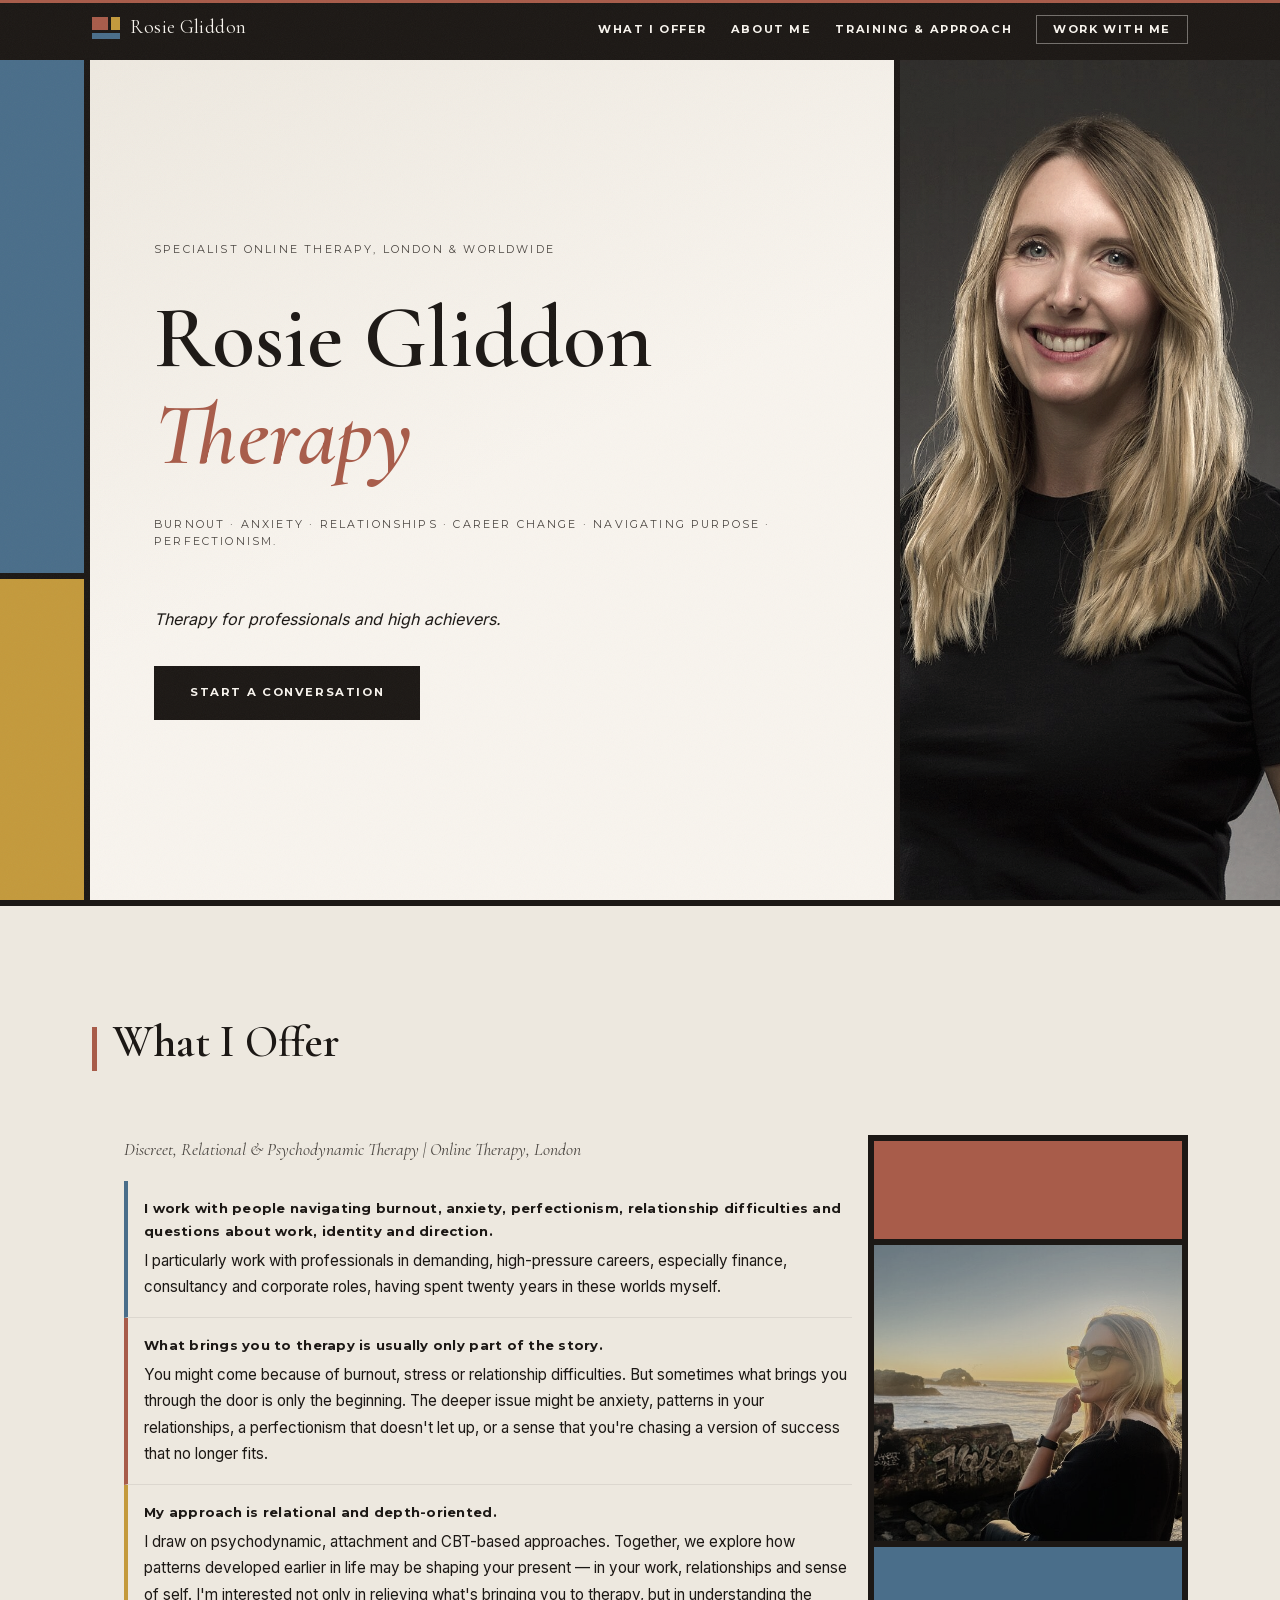
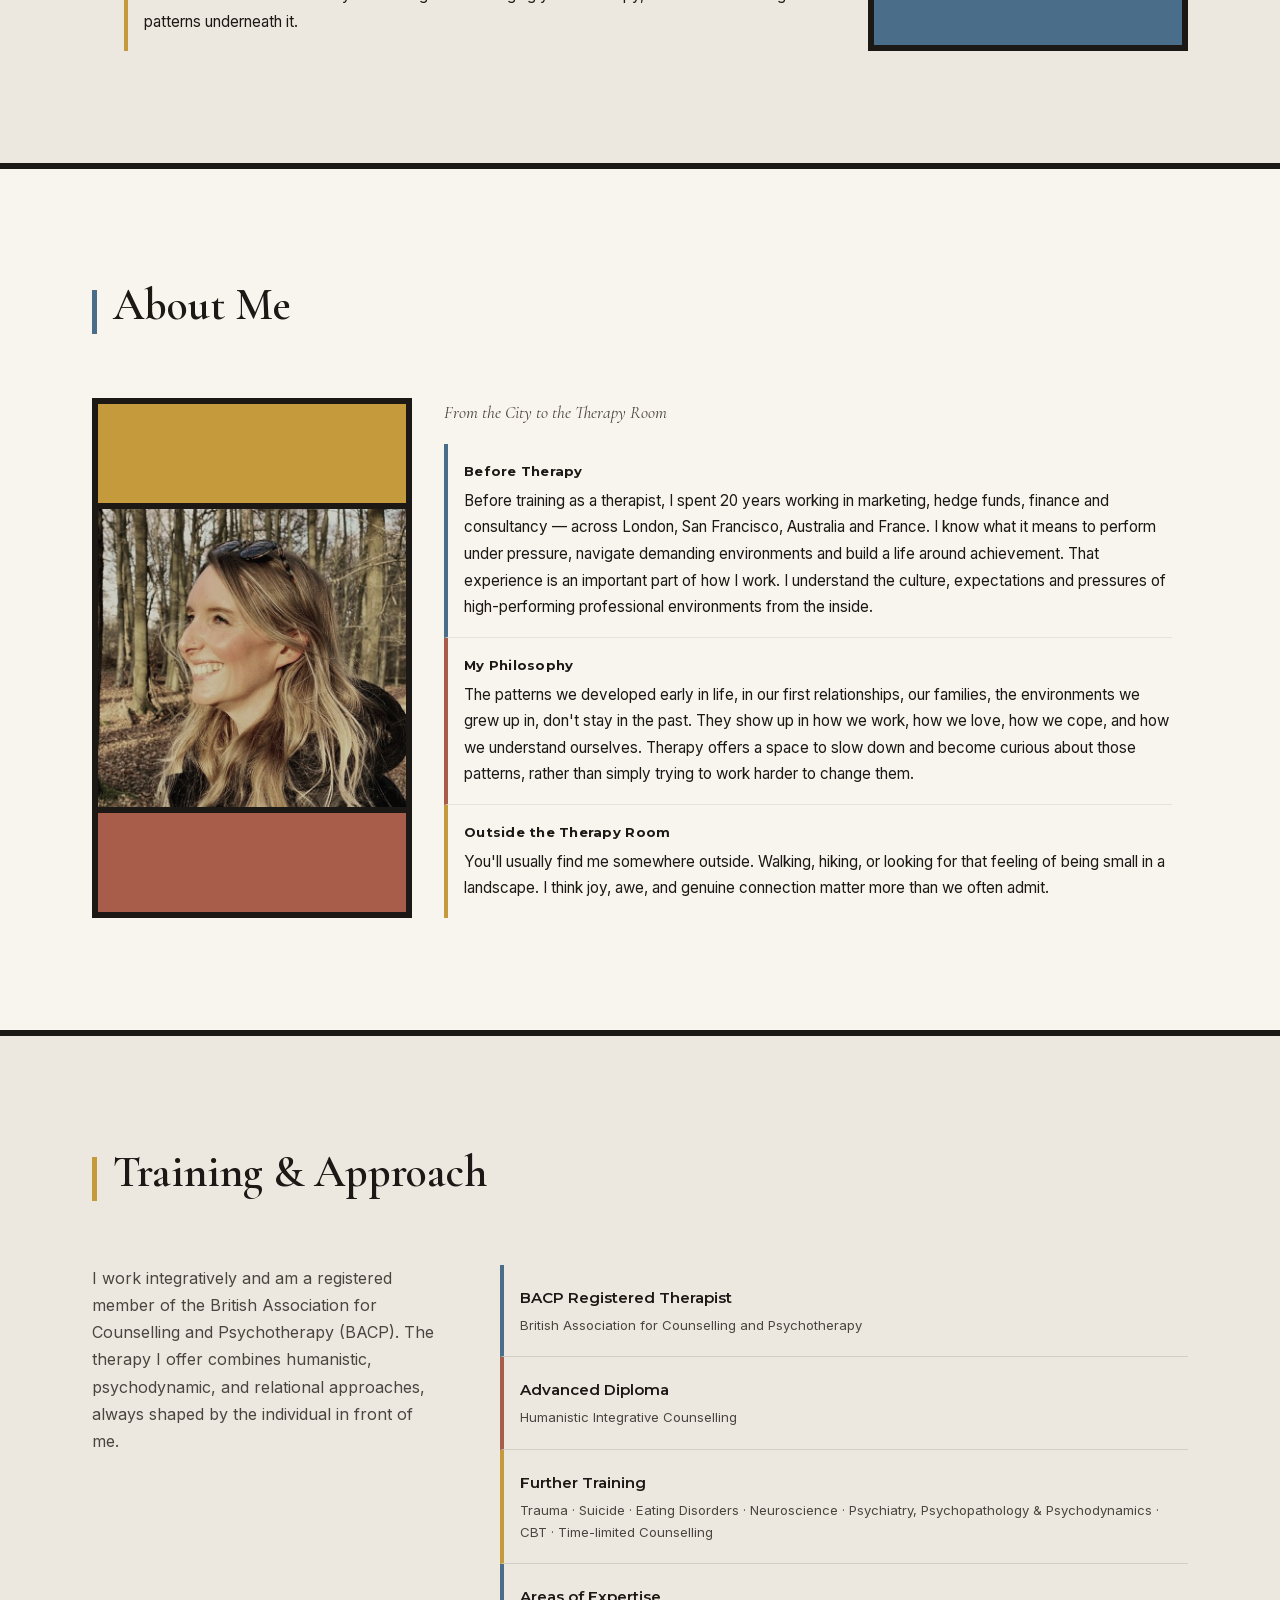
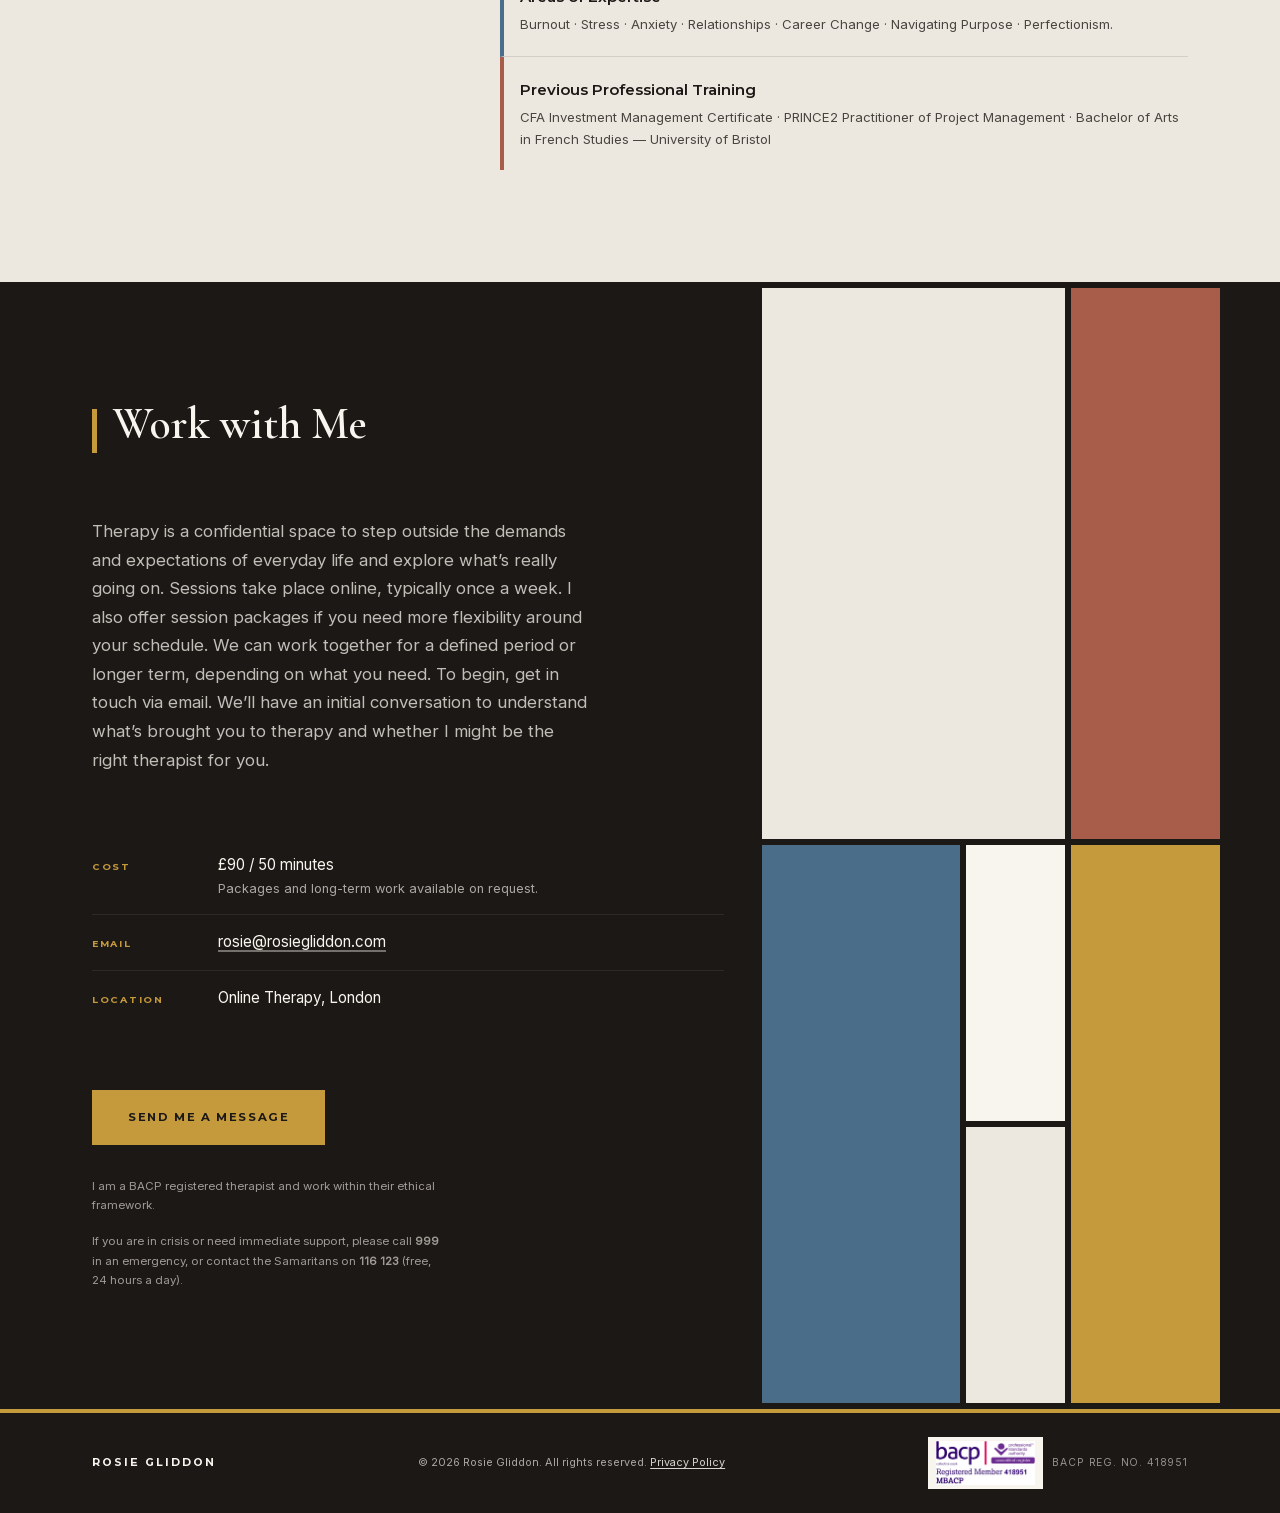
<file: index.html>
<!DOCTYPE html>
<html lang="en">
<head>
  <meta charset="UTF-8">
  <meta name="viewport" content="width=device-width, initial-scale=1.0">
  <meta name="description" content="Therapy for high-achieving professionals in finance and corporate roles dealing with burnout and anxiety. BACP registered psychotherapist who worked in hedge funds and consultancy before training. Online, London and UK.">
  <meta name="theme-color" content="#1C1815">
  <title>Burnout & Anxiety Therapy for High Achievers in Finance & Corporate | London</title>

  <meta property="og:title" content="Burnout & Anxiety Therapy for High Achievers in Finance & Corporate | London">
  <meta property="og:description" content="Therapy for high-achieving professionals in finance and corporate roles dealing with burnout and anxiety. Online, London and UK.">
  <meta property="og:type" content="website">
  <meta property="og:url" content="https://rosiegliddon.com/">
  <meta property="og:site_name" content="Rosie Gliddon">
  <meta property="og:locale" content="en_GB">
  <meta property="og:image" content="https://rosiegliddon.com/assets/og-image.jpg">
  <meta property="og:image:width" content="1200">
  <meta property="og:image:height" content="630">
  <meta property="og:image:alt" content="Rosie Gliddon, BACP registered psychotherapist offering online therapy for professionals">
  <meta name="twitter:card" content="summary_large_image">
  <meta name="twitter:title" content="Burnout & Anxiety Therapy for High Achievers in Finance & Corporate | London">
  <meta name="twitter:description" content="Therapy for high-achieving professionals in finance and corporate roles dealing with burnout and anxiety. Online, London and UK.">
  <meta name="twitter:image" content="https://rosiegliddon.com/assets/og-image.jpg">
  <link rel="canonical" href="https://rosiegliddon.com/">

  <link rel="preload" as="image" href="assets/rosie3.jpg">
  <link rel="preload" as="font" type="font/woff2" crossorigin href="fonts/co3bmX5slCNuHLi8bLeY9MK7whWMhyjYqXtKky2F7g.woff2">
  <link rel="preload" as="font" type="font/woff2" crossorigin href="fonts/co3ZmX5slCNuHLi8bLeY9MK7whWMhyjYrEtImSqn7B6D.woff2">
  <link rel="preload" as="font" type="font/woff2" crossorigin href="fonts/JTUSjIg1_i6t8kCHKm459WlhyyTh89Y.woff2">
  <link rel="preload" as="font" type="font/woff2" crossorigin href="fonts/UcCO3FwrK3iLTeHuS_nVMrMxCp50SjIw2boKoduKmMEVuLyfAZ9hiJ-Ek-_EeA.woff2">
  <link rel="icon" type="image/svg+xml" href="favicon.svg">
  <link rel="apple-touch-icon" href="apple-touch-icon.png">
  <link rel="stylesheet" href="css/style.css">
    <style>
    .hero-burnout-list {
      display: block;
      margin: 0 0 1.5rem;
      font-family: var(--font-display);
      font-size: 0.68rem;
      font-weight: 400;
      letter-spacing: 0.2em;
      line-height: 1.6;
      text-transform: uppercase;
      color: var(--grey-dark);
      max-width: none;
    }
  </style>

     <script type="application/ld+json">
  {
    "@context": "https://schema.org",
    "@graph": [
      {
        "@type": "WebSite",
        "@id": "https://rosiegliddon.com/#website",
        "url": "https://rosiegliddon.com",
        "name": "Rosie Gliddon",
        "publisher": { "@id": "https://rosiegliddon.com/#business" }
      },
      {
        "@type": "Person",
        "@id": "https://rosiegliddon.com/#rosie",
        "name": "Rosie Gliddon",
        "jobTitle": "Psychotherapist",
        "description": "BACP registered psychotherapist who worked in hedge funds, finance and consultancy before training. Works with high-achieving professionals in finance and corporate roles dealing with burnout, anxiety and perfectionism.",
        "url": "https://rosiegliddon.com",
        "email": "rosie@rosiegliddon.com",
        "image": "https://rosiegliddon.com/assets/rosie3.jpg",
        "memberOf": {
          "@type": "Organization",
          "name": "British Association for Counselling and Psychotherapy",
          "url": "https://www.bacp.co.uk"
        },
        "sameAs": [
          "https://www.psychologytoday.com/profile/1796215",
          "https://mindaporter.com/therapists/rosie-gliddon",
          "https://www.linkedin.com/in/rosie-gliddon-10819059"
        ]
      },
      {
        "@type": ["ProfessionalService", "MedicalBusiness"],
        "@id": "https://rosiegliddon.com/#business",
        "name": "Rosie Gliddon",
        "description": "Therapy for high-achieving professionals in finance and corporate roles dealing with burnout and anxiety. Relational and psychodynamic therapy online, London and UK.",
        "url": "https://rosiegliddon.com",
        "email": "rosie@rosiegliddon.com",
        "image": "https://rosiegliddon.com/assets/rosie3.jpg",
        "priceRange": "£90",
        "identifier": {
          "@type": "PropertyValue",
          "propertyID": "BACP Registration Number",
          "value": "418951"
        },
        "address": {
          "@type": "PostalAddress",
          "addressLocality": "London",
          "addressCountry": "GB"
        },
        "areaServed": [
          { "@type": "City", "name": "London" },
          { "@type": "Country", "name": "United Kingdom" },
          { "@type": "Place", "name": "Worldwide" }
        ],
        "founder": { "@id": "https://rosiegliddon.com/#rosie" },
        "sameAs": [
          "https://share.google/XXWXW1Gs3B4Iwsn88"
        ],
        "knowsAbout": [
          "Burnout", "Anxiety", "Work stress", "Perfectionism",
          "Imposter syndrome", "Career change", "Depression", "Attachment",
          "Psychodynamic therapy", "Relational therapy", "Online therapy",
          "Therapy for finance professionals"
        ],
        "hasOfferCatalog": {
          "@type": "OfferCatalog",
          "name": "Therapy services",
          "itemListElement": [
            {
              "@type": "Offer",
              "itemOffered": {
                "@type": "Service",
                "name": "Online psychotherapy session",
                "description": "50-minute relational and psychodynamic therapy session via video call"
              },
              "price": "90",
              "priceCurrency": "GBP"
            }
          ]
        }
      }
    ]
  }
  </script>
</head>
<body>
  <div class="page-frame">

  <!-- Skip to main content — assistive technology / keyboard users -->
  <a href="#main-content" class="skip-link">Skip to main content</a>

  <!-- ========== HEADER ========== -->
  <header class="site-header" role="banner">
    <div class="header-inner">

      <a href="#hero" class="site-logo" aria-label="Rosie Gliddon — return to homepage">
        <span class="logo-mark" aria-hidden="true">
          <svg width="28" height="22" viewBox="0 0 28 22" xmlns="http://www.w3.org/2000/svg" focusable="false">
            <!-- Large block top-left — accent/brick -->
            <rect x="0" y="0" width="16" height="13" fill="#A85C4A"/>
            <!-- Small block top-right — yellow -->
            <rect x="19" y="0" width="9" height="13" fill="#C49A3C"/>
            <!-- Wide block bottom — blue, full width -->
            <rect x="0" y="16" width="28" height="6" fill="#4A6E8A"/>
          </svg>
        </span>
        <span class="logo-text">Rosie Gliddon</span>
      </a>

      <nav class="site-nav" aria-label="Main navigation">
        <button
          class="nav-toggle"
          aria-expanded="false"
          aria-controls="nav-menu"
          aria-label="Open navigation menu"
        >
          <span class="nav-toggle-bar" aria-hidden="true"></span>
          <span class="nav-toggle-bar" aria-hidden="true"></span>
          <span class="nav-toggle-bar" aria-hidden="true"></span>
        </button>

        <ul id="nav-menu" class="nav-menu" role="list">
          <li><a href="#what-i-offer" class="nav-link">What I Offer</a></li>
          <li><a href="#about" class="nav-link">About Me</a></li>
          <li><a href="#qualifications" class="nav-link">Training &amp; Approach</a></li>
          <li><a href="#contact" class="nav-link nav-link--cta">Work with Me</a></li>
        </ul>
      </nav>

      <div class="nav-backdrop" id="nav-backdrop" aria-hidden="true"></div>

    </div>
  </header>

  <!-- ========== MAIN ========== -->
  <main id="main-content">

    <!-- HERO -->
    <section class="hero" id="hero" aria-labelledby="hero-heading">
      <div class="hero-layout">

        <div class="hero-accent-col" aria-hidden="true">
          <div class="accent-block accent-block--blue"></div>
          <div class="accent-block accent-block--yellow"></div>
        </div>

        <div class="hero-content">
          <p class="hero-eyebrow">Specialist Online Therapy, London &amp; Worldwide</p>
         <h1 class="hero-headline" id="hero-heading">Rosie Gliddon <em>Therapy</em>
          <span class="visually-hidden"> for burnout and anxiety in finance and corporate careers</span></h1>
          <p class="hero-burnout-list">Burnout &middot; Anxiety &middot; Relationships &middot; Career Change &middot; Navigating Purpose &middot; Perfectionism.</p>

          <p class="hero-italic-copy"><em>Therapy for professionals and high achievers. </em></p>

          
          

          
          <a href="#contact" class="btn btn--primary">Start a Conversation</a>
        </div>

        <figure class="hero-image-wrap">
          <img
            src="assets/rosie3.jpg"
            alt="Rosie Gliddon, BACP registered psychotherapist offering online therapy for professionals in London"
            class="hero-photo"
            width="1400"
            height="1400"
            fetchpriority="high"
          >
        </figure>

      </div>
    </section>


    <!-- WHAT I OFFER -->
    <section class="section section--offer" id="what-i-offer" aria-labelledby="offer-heading">
      <div class="section-inner">

        <header class="section-header">
          <div class="section-accent section-accent--accent" aria-hidden="true"></div>
          <h2 class="section-title" id="offer-heading">What I Offer</h2>
        </header>

        <div class="offer-layout">
          <div class="offer-body">
            <p class="section-subheading">Discreet, Relational &amp; Psychodynamic Therapy | Online Therapy, London</p>

            <ul class="offer-list" role="list">
              <li class="offer-item">
                <strong class="offer-item-lead">I work with people navigating burnout, anxiety, perfectionism, relationship difficulties and questions about work, identity and direction.</strong>
                I particularly work with professionals in demanding, high-pressure careers, especially finance, consultancy and corporate roles, having spent twenty years in these worlds myself.
              </li>
              <li class="offer-item">
                <strong class="offer-item-lead">What brings you to therapy is usually only part of the story.</strong>
                You might come because of burnout, stress or relationship difficulties. But sometimes what brings you through the door is only the beginning. The deeper issue might be anxiety, patterns in your relationships, a perfectionism that doesn't let up, or a sense that you're chasing a version of success that no longer fits.
              </li>
              <li class="offer-item">
                <strong class="offer-item-lead">My approach is relational and depth-oriented.</strong>
                I draw on psychodynamic, attachment and CBT-based approaches. Together, we explore how patterns developed earlier in life may be shaping your present — in your work, relationships and sense of self. I'm interested not only in relieving what's bringing you to therapy, but in understanding the patterns underneath it.
              </li>
            </ul>
          </div>

          <div class="offer-accent-col" aria-hidden="true">
            <div class="offer-accent-block offer-accent-block--accent"></div>
            <figure class="offer-accent-block offer-accent-block--image">
              <img
                src="assets/rosie2.jpg"
                alt=""
                class="offer-accent-photo"
                loading="lazy"
                decoding="async"
                width="600"
                height="800"
              >
            </figure>
            <div class="offer-accent-block offer-accent-block--blue"></div>
          </div>
        </div>

      </div>
    </section>


    <!-- ABOUT ME -->
    <section class="section section--about" id="about" aria-labelledby="about-heading">
      <div class="section-inner">

        <header class="section-header">
          <div class="section-accent section-accent--blue" aria-hidden="true"></div>
          <h2 class="section-title" id="about-heading">About Me</h2>
        </header>

        <div class="about-layout">
          <div class="about-body">
            <p class="section-subheading">From the City to the Therapy Room</p>
            <ul class="about-list" role="list">
              <li class="about-item">
                <strong class="about-item-lead">Before Therapy</strong>
                Before training as a therapist, I spent 20 years working in marketing, hedge funds, finance and consultancy — across London, San Francisco, Australia and France. I know what it means to perform under pressure, navigate demanding environments and build a life around achievement. That experience is an important part of how I work. I understand the culture, expectations and pressures of high-performing professional environments from the inside.
              </li>
              <li class="about-item">
                <strong class="about-item-lead">My Philosophy</strong>
                The patterns we developed early in life, in our first relationships, our families, the environments we grew up in, don't stay in the past. They show up in how we work, how we love, how we cope, and how we understand ourselves. Therapy offers a space to slow down and become curious about those patterns, rather than simply trying to work harder to change them.
              </li>
              <li class="about-item">
                <strong class="about-item-lead">Outside the Therapy Room</strong>
                You'll usually find me somewhere outside. Walking, hiking, or looking for that feeling of being small in a landscape. I think joy, awe, and genuine connection matter more than we often admit.
              </li>
            </ul>
          </div>

          <div class="about-accent-col" aria-hidden="true">
            <div class="about-accent-block about-accent-block--yellow"></div>
            <figure class="about-accent-block about-accent-block--image">
              <img
                src="assets/rosie1.jpg"
                alt=""
                class="about-accent-photo"
                loading="lazy"
                decoding="async"
                width="640"
                height="800"
              >
            </figure>
            <div class="about-accent-block about-accent-block--accent"></div>
          </div>
        </div>

      </div>
    </section>


    <!-- QUALIFICATIONS & TRAINING -->
    <section class="section section--qualifications" id="qualifications" aria-labelledby="qual-heading">
      <div class="section-inner">

        <header class="section-header">
          <div class="section-accent section-accent--yellow" aria-hidden="true"></div>
          <h2 class="section-title" id="qual-heading">Training &amp; Approach</h2>
        </header>

        <div class="qual-grid">
          <div class="qual-intro">
            <p>I work integratively and am a registered member of the British Association for Counselling and Psychotherapy (BACP). The therapy I offer combines humanistic, psychodynamic, and relational approaches, always shaped by the individual in front of me.</p>
          </div>

          <ol class="credential-list" aria-label="Qualifications and training">

            <li class="credential-card">
              <div class="credential-body">
                <h3>BACP Registered Therapist</h3>
                <p>British Association for Counselling and Psychotherapy</p>
              </div>
            </li>

            <li class="credential-card">
              <div class="credential-body">
                <h3>Advanced Diploma</h3>
                <p>Humanistic Integrative Counselling</p>
              </div>
            </li>

            <li class="credential-card">
              <div class="credential-body">
                <h3>Further Training</h3>
                <p>Trauma &middot; Suicide &middot; Eating Disorders &middot; Neuroscience &middot; Psychiatry, Psychopathology &amp; Psychodynamics &middot; CBT &middot; Time-limited Counselling</p>
              </div>
            </li>

            <li class="credential-card">
              <div class="credential-body">
                <h3>Areas of Expertise</h3>
                <p>Burnout &middot; Stress &middot; Anxiety &middot; Relationships &middot; Career Change &middot; Navigating Purpose &middot; Perfectionism.</p>
              </div>
            </li>

            <li class="credential-card">
              <div class="credential-body">
                <h3>Previous Professional Training</h3>
                <p>CFA Investment Management Certificate &middot; PRINCE2 Practitioner of Project Management &middot; Bachelor of Arts in French Studies — University of Bristol</p>
              </div>
            </li>

          </ol>
        </div>

      </div>
    </section>



    <!-- GET IN TOUCH -->
    <section class="section section--contact" id="contact" aria-labelledby="contact-heading">
      <div class="contact-layout">

        <div class="contact-content">
          <header class="section-header">
            <div class="section-accent section-accent--yellow" aria-hidden="true"></div>
            <h2 class="section-title" id="contact-heading">Work with Me</h2>
          </header>

          <p class="contact-intro">
Therapy is a confidential space to step outside the demands and expectations of everyday life and explore what’s really going on. Sessions take place online, typically once a week. I also offer session packages if you need more flexibility around your schedule. We can work together for a defined period or longer term, depending on what you need. To begin, get in touch via email. We’ll have an initial conversation to understand what’s brought you to therapy and whether I might be the right therapist for you.
          </p>

          <address aria-label="Contact information">
            <dl class="contact-details">

              <div class="contact-item">
                <dt>Cost</dt>
                <dd>
                  £90 / 50 minutes
                  <br><small>Packages and long-term work available on request.</small>
                </dd>
              </div>

              <div class="contact-item">
                <dt>Email</dt>
                <dd><a href="mailto:rosie@rosiegliddon.com">rosie@rosiegliddon.com</a></dd>
              </div>

              <div class="contact-item">
                <dt>Location</dt>
                <dd>Online Therapy, London</dd>
              </div>

            </dl>
          </address>

          <a href="mailto:rosie@rosiegliddon.com?subject=Therapy%20Enquiry" class="btn btn--cta-email">Send me a message</a>

          <p class="contact-ethics">I am a BACP registered therapist and work within their ethical framework.</p>

          <p class="contact-crisis">If you are in crisis or need immediate support, please call <strong>999</strong> in an emergency, or contact the Samaritans on <strong>116 123</strong> (free, 24 hours a day).</p>
        </div>

        <!-- Decorative Mondrian panel — hidden from assistive technology -->
        <div class="contact-mondrian-wrap" aria-hidden="true">
          <div class="contact-mondrian">
            <div class="cm-a"></div>
            <div class="cm-b"></div>
            <div class="cm-c"></div>
            <div class="cm-d"></div>
            <div class="cm-e"></div>
            <div class="cm-f"></div>
          </div>
        </div>

      </div>
    </section>

  </main>

  <!-- ========== FOOTER ========== -->
  <footer class="site-footer" role="contentinfo">
    <div class="footer-inner">
      <p class="footer-name">Rosie Gliddon</p>
      <p class="footer-note">&copy; <span id="year"></span> Rosie Gliddon. All rights reserved. <a href="privacy" class="footer-link">Privacy Policy</a></p>
      <div class="footer-bacp">
        <span class="footer-bacp-wrap">
          <img
            src="assets/BACP%20Logo%20-%20418951.png"
            alt="BACP Registered Member 418951 MBACP — Professional Standards Authority Accredited Register"
            class="footer-bacp-logo"
          >
        </span>
        <span class="footer-reg">BACP Reg. No. 418951</span>
      </div>
    </div>
  </footer>

  <script src="js/main.js"></script>
  </div><!-- /.page-frame -->
</body>
</html>
</file>
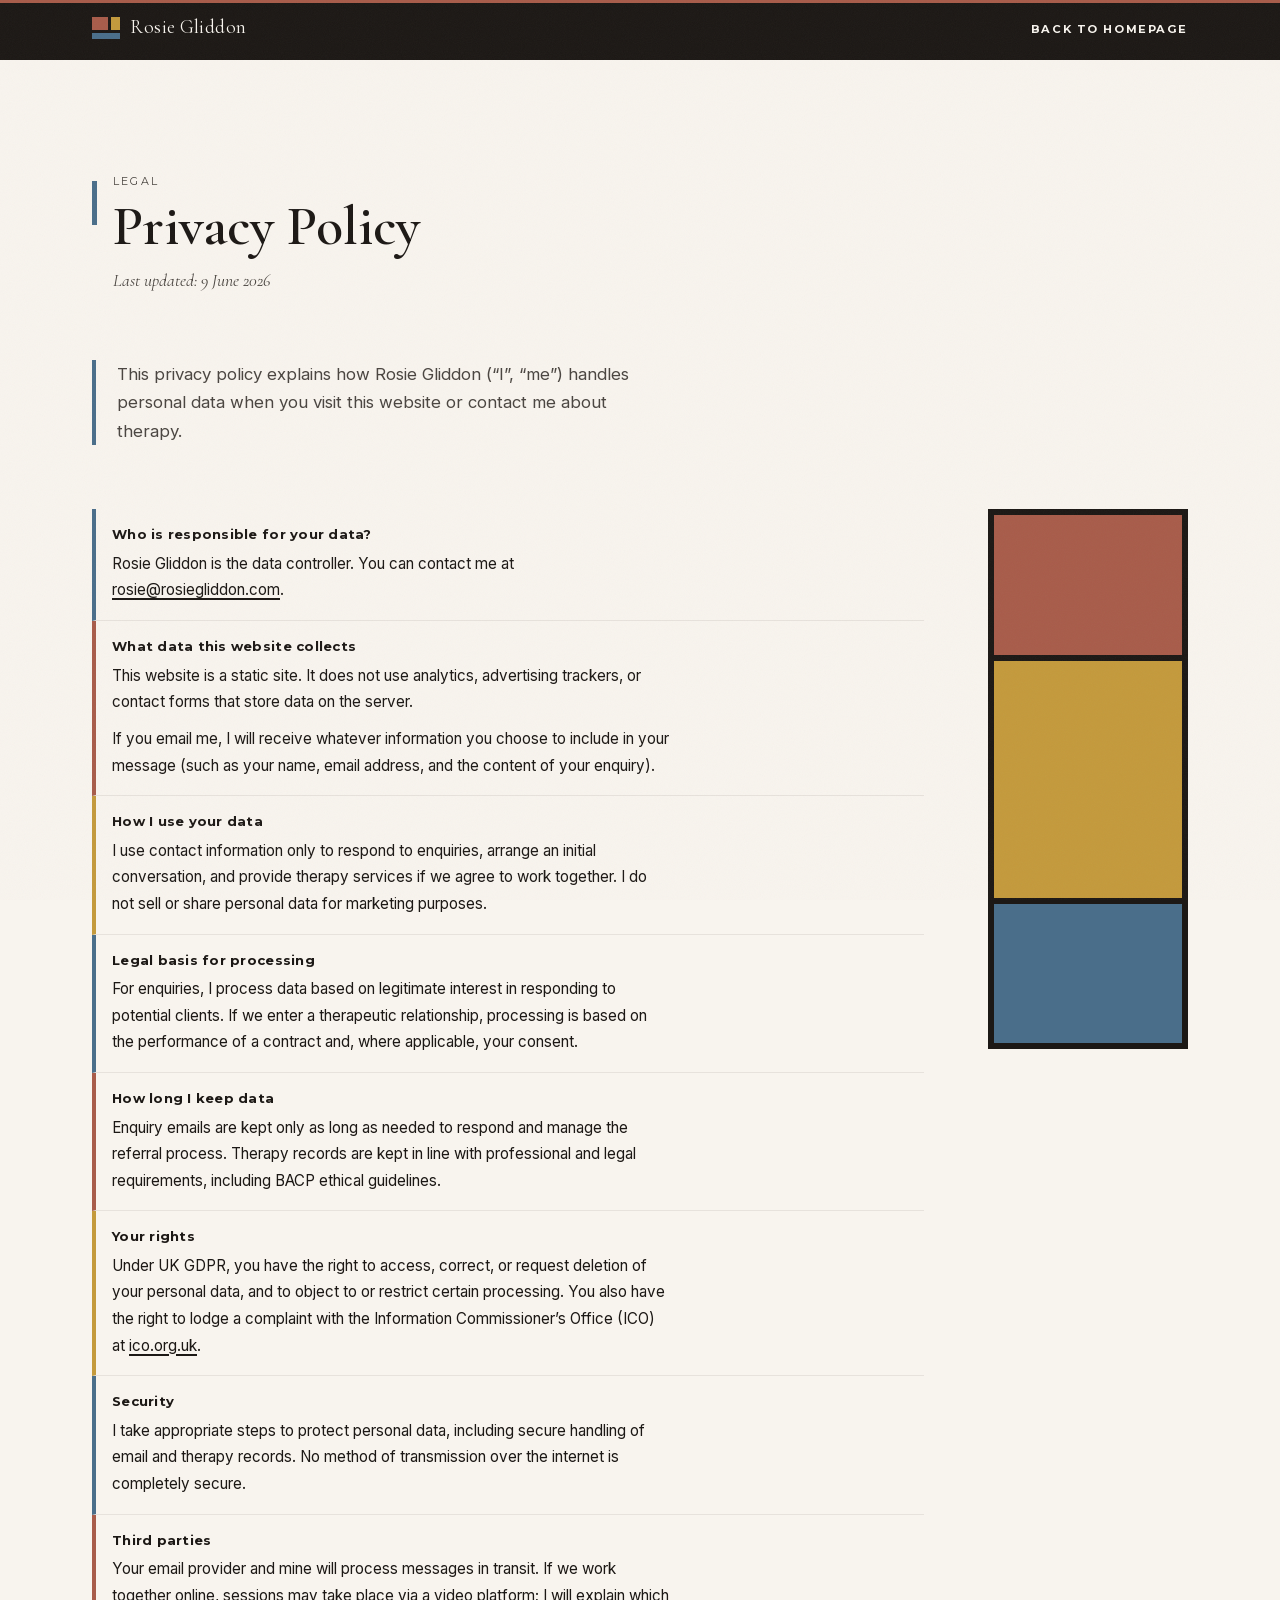
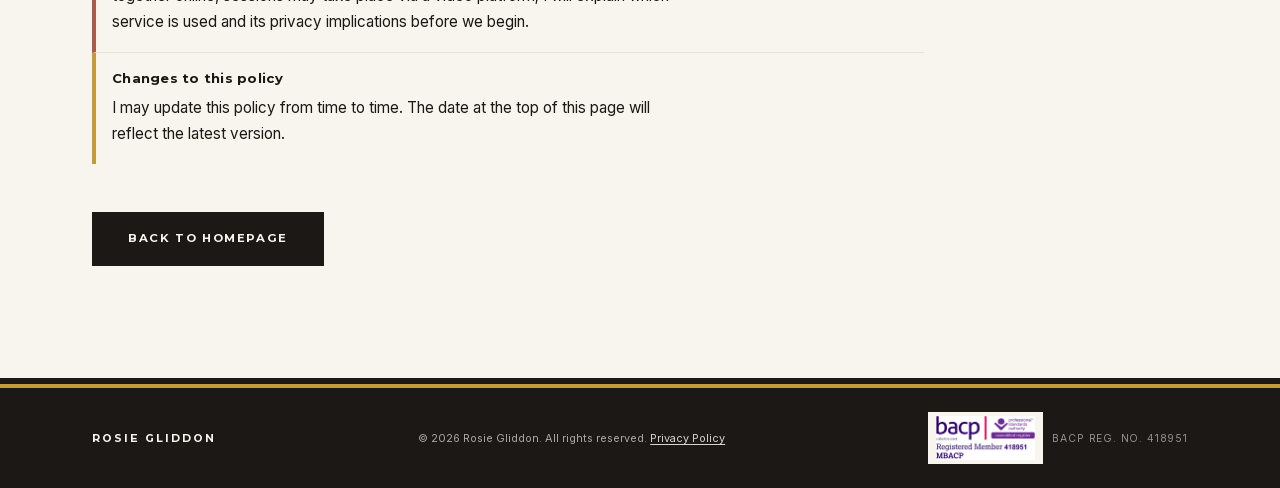
<file: privacy.html>
<!DOCTYPE html>
<html lang="en">
<head>
  <meta charset="UTF-8">
  <meta name="viewport" content="width=device-width, initial-scale=1.0">
  <meta name="description" content="Privacy policy for Rosie Gliddon — how personal data is collected, used, and protected.">
  <meta name="theme-color" content="#1C1815">
  <title>Privacy Policy | Rosie Gliddon</title>

  <meta property="og:title" content="Privacy Policy | Rosie Gliddon">
  <meta property="og:description" content="Privacy policy for Rosie Gliddon — how personal data is collected, used, and protected.">
  <meta property="og:type" content="website">
  <meta property="og:url" content="https://rosiegliddon.com/privacy">
  <meta property="og:site_name" content="Rosie Gliddon">
  <meta property="og:locale" content="en_GB">
  <meta property="og:image" content="https://rosiegliddon.com/assets/og-image.jpg">
  <meta property="og:image:width" content="1200">
  <meta property="og:image:height" content="630">
  <meta property="og:image:alt" content="Rosie Gliddon, BACP registered psychotherapist offering online therapy for professionals">
  <meta name="twitter:card" content="summary_large_image">
  <meta name="twitter:title" content="Privacy Policy | Rosie Gliddon">
  <meta name="twitter:description" content="Privacy policy for Rosie Gliddon — how personal data is collected, used, and protected.">
  <meta name="twitter:image" content="https://rosiegliddon.com/assets/og-image.jpg">

  <link rel="canonical" href="https://rosiegliddon.com/privacy">
  <link rel="icon" type="image/svg+xml" href="favicon.svg">
  <link rel="apple-touch-icon" href="apple-touch-icon.png">
  <link rel="stylesheet" href="css/style.css">
</head>
<body>
  <div class="page-frame">

  <a href="#main-content" class="skip-link">Skip to main content</a>

  <header class="site-header" role="banner">
    <div class="header-inner">
      <a href="index.html" class="site-logo" aria-label="Rosie Gliddon — return to homepage">
        <span class="logo-mark" aria-hidden="true">
          <svg width="28" height="22" viewBox="0 0 28 22" xmlns="http://www.w3.org/2000/svg" focusable="false">
            <rect x="0" y="0" width="16" height="13" fill="#A85C4A"/>
            <rect x="19" y="0" width="9" height="13" fill="#C49A3C"/>
            <rect x="0" y="16" width="28" height="6" fill="#4A6E8A"/>
          </svg>
        </span>
        <span class="logo-text">Rosie Gliddon</span>
      </a>

      <nav class="site-nav" aria-label="Main navigation">
        <ul class="nav-menu nav-menu--static" role="list">
          <li><a href="index.html" class="nav-link">Back to homepage</a></li>
        </ul>
      </nav>
    </div>
  </header>

  <main id="main-content">

    <section class="section section--legal" aria-labelledby="legal-heading">
      <div class="section-inner">
        <header class="section-header">
          <div class="section-accent section-accent--blue" aria-hidden="true"></div>
          <div class="legal-intro-header">
            <p class="hero-eyebrow">Legal</p>
            <h1 class="section-title" id="legal-heading">Privacy Policy</h1>
            <p class="section-subheading legal-updated">Last updated: 9 June 2026</p>
          </div>
        </header>

        <p class="legal-intro">This privacy policy explains how Rosie Gliddon (&ldquo;I&rdquo;, &ldquo;me&rdquo;) handles personal data when you visit this website or contact me about therapy.</p>

        <div class="legal-layout">
          <div class="legal-body">
            <ol class="legal-list" role="list">

              <li class="legal-item">
                <h2 class="legal-item-title">Who is responsible for your data?</h2>
                <p>Rosie Gliddon is the data controller. You can contact me at <a href="mailto:rosie@rosiegliddon.com">rosie@rosiegliddon.com</a>.</p>
              </li>

              <li class="legal-item">
                <h2 class="legal-item-title">What data this website collects</h2>
                <p>This website is a static site. It does not use analytics, advertising trackers, or contact forms that store data on the server.</p>
                <p>If you email me, I will receive whatever information you choose to include in your message (such as your name, email address, and the content of your enquiry).</p>
              </li>

              <li class="legal-item">
                <h2 class="legal-item-title">How I use your data</h2>
                <p>I use contact information only to respond to enquiries, arrange an initial conversation, and provide therapy services if we agree to work together. I do not sell or share personal data for marketing purposes.</p>
              </li>

              <li class="legal-item">
                <h2 class="legal-item-title">Legal basis for processing</h2>
                <p>For enquiries, I process data based on legitimate interest in responding to potential clients. If we enter a therapeutic relationship, processing is based on the performance of a contract and, where applicable, your consent.</p>
              </li>

              <li class="legal-item">
                <h2 class="legal-item-title">How long I keep data</h2>
                <p>Enquiry emails are kept only as long as needed to respond and manage the referral process. Therapy records are kept in line with professional and legal requirements, including BACP ethical guidelines.</p>
              </li>

              <li class="legal-item">
                <h2 class="legal-item-title">Your rights</h2>
                <p>Under UK GDPR, you have the right to access, correct, or request deletion of your personal data, and to object to or restrict certain processing. You also have the right to lodge a complaint with the Information Commissioner&rsquo;s Office (ICO) at <a href="https://ico.org.uk" rel="noopener noreferrer">ico.org.uk</a>.</p>
              </li>

              <li class="legal-item">
                <h2 class="legal-item-title">Security</h2>
                <p>I take appropriate steps to protect personal data, including secure handling of email and therapy records. No method of transmission over the internet is completely secure.</p>
              </li>

              <li class="legal-item">
                <h2 class="legal-item-title">Third parties</h2>
                <p>Your email provider and mine will process messages in transit. If we work together online, sessions may take place via a video platform; I will explain which service is used and its privacy implications before we begin.</p>
              </li>

              <li class="legal-item">
                <h2 class="legal-item-title">Changes to this policy</h2>
                <p>I may update this policy from time to time. The date at the top of this page will reflect the latest version.</p>
              </li>

            </ol>

            <a href="index.html" class="btn btn--primary legal-back">Back to homepage</a>
          </div>

          <div class="legal-accent-col" aria-hidden="true">
            <div class="legal-accent-block legal-accent-block--accent"></div>
            <div class="legal-accent-block legal-accent-block--yellow"></div>
            <div class="legal-accent-block legal-accent-block--blue"></div>
          </div>
        </div>
      </div>
    </section>

  </main>

  <footer class="site-footer" role="contentinfo">
    <div class="footer-inner">
      <p class="footer-name">Rosie Gliddon</p>
      <p class="footer-note">&copy; <span id="year"></span> Rosie Gliddon. All rights reserved. <a href="privacy" class="footer-link">Privacy Policy</a></p>
      <div class="footer-bacp">
        <span class="footer-bacp-wrap">
          <img
            src="assets/BACP%20Logo%20-%20418951.png"
            alt="BACP Registered Member 418951 MBACP — Professional Standards Authority Accredited Register"
            class="footer-bacp-logo"
          >
        </span>
        <span class="footer-reg">BACP Reg. No. 418951</span>
      </div>
    </div>
  </footer>

  <script src="js/main.js"></script>
  </div>
</body>
</html>
</file>
<file: css/style.css>
/* =============================================================
   ROSIE GLIDDON THERAPY
   De Stijl / Mondrian — polish pass
   Mobile-first stylesheet
   ============================================================= */


/* --- Fonts (self-hosted) --- */
/* cyrillic-ext */
@font-face {
  font-family: 'Cormorant Garamond';
  font-style: italic;
  font-weight: 400;
  font-display: swap;
  src: url('../fonts/co3ZmX5slCNuHLi8bLeY9MK7whWMhyjYrEtFmSqn7B6DxjY.woff2') format('woff2');
  unicode-range: U+0460-052F, U+1C80-1C8A, U+20B4, U+2DE0-2DFF, U+A640-A69F, U+FE2E-FE2F;
}
/* cyrillic */
@font-face {
  font-family: 'Cormorant Garamond';
  font-style: italic;
  font-weight: 400;
  font-display: swap;
  src: url('../fonts/co3ZmX5slCNuHLi8bLeY9MK7whWMhyjYrEtMmSqn7B6DxjY.woff2') format('woff2');
  unicode-range: U+0301, U+0400-045F, U+0490-0491, U+04B0-04B1, U+2116;
}
/* vietnamese */
@font-face {
  font-family: 'Cormorant Garamond';
  font-style: italic;
  font-weight: 400;
  font-display: swap;
  src: url('../fonts/co3ZmX5slCNuHLi8bLeY9MK7whWMhyjYrEtHmSqn7B6DxjY.woff2') format('woff2');
  unicode-range: U+0102-0103, U+0110-0111, U+0128-0129, U+0168-0169, U+01A0-01A1, U+01AF-01B0, U+0300-0301, U+0303-0304, U+0308-0309, U+0323, U+0329, U+1EA0-1EF9, U+20AB;
}
/* latin-ext */
@font-face {
  font-family: 'Cormorant Garamond';
  font-style: italic;
  font-weight: 400;
  font-display: swap;
  src: url('../fonts/co3ZmX5slCNuHLi8bLeY9MK7whWMhyjYrEtGmSqn7B6DxjY.woff2') format('woff2');
  unicode-range: U+0100-02BA, U+02BD-02C5, U+02C7-02CC, U+02CE-02D7, U+02DD-02FF, U+0304, U+0308, U+0329, U+1D00-1DBF, U+1E00-1E9F, U+1EF2-1EFF, U+2020, U+20A0-20AB, U+20AD-20C0, U+2113, U+2C60-2C7F, U+A720-A7FF;
}
/* latin */
@font-face {
  font-family: 'Cormorant Garamond';
  font-style: italic;
  font-weight: 400;
  font-display: swap;
  src: url('../fonts/co3ZmX5slCNuHLi8bLeY9MK7whWMhyjYrEtImSqn7B6D.woff2') format('woff2');
  unicode-range: U+0000-00FF, U+0131, U+0152-0153, U+02BB-02BC, U+02C6, U+02DA, U+02DC, U+0304, U+0308, U+0329, U+2000-206F, U+20AC, U+2122, U+2191, U+2193, U+2212, U+2215, U+FEFF, U+FFFD;
}
/* cyrillic-ext */
@font-face {
  font-family: 'Cormorant Garamond';
  font-style: italic;
  font-weight: 600;
  font-display: swap;
  src: url('../fonts/co3ZmX5slCNuHLi8bLeY9MK7whWMhyjYrEtFmSqn7B6DxjY.woff2') format('woff2');
  unicode-range: U+0460-052F, U+1C80-1C8A, U+20B4, U+2DE0-2DFF, U+A640-A69F, U+FE2E-FE2F;
}
/* cyrillic */
@font-face {
  font-family: 'Cormorant Garamond';
  font-style: italic;
  font-weight: 600;
  font-display: swap;
  src: url('../fonts/co3ZmX5slCNuHLi8bLeY9MK7whWMhyjYrEtMmSqn7B6DxjY.woff2') format('woff2');
  unicode-range: U+0301, U+0400-045F, U+0490-0491, U+04B0-04B1, U+2116;
}
/* vietnamese */
@font-face {
  font-family: 'Cormorant Garamond';
  font-style: italic;
  font-weight: 600;
  font-display: swap;
  src: url('../fonts/co3ZmX5slCNuHLi8bLeY9MK7whWMhyjYrEtHmSqn7B6DxjY.woff2') format('woff2');
  unicode-range: U+0102-0103, U+0110-0111, U+0128-0129, U+0168-0169, U+01A0-01A1, U+01AF-01B0, U+0300-0301, U+0303-0304, U+0308-0309, U+0323, U+0329, U+1EA0-1EF9, U+20AB;
}
/* latin-ext */
@font-face {
  font-family: 'Cormorant Garamond';
  font-style: italic;
  font-weight: 600;
  font-display: swap;
  src: url('../fonts/co3ZmX5slCNuHLi8bLeY9MK7whWMhyjYrEtGmSqn7B6DxjY.woff2') format('woff2');
  unicode-range: U+0100-02BA, U+02BD-02C5, U+02C7-02CC, U+02CE-02D7, U+02DD-02FF, U+0304, U+0308, U+0329, U+1D00-1DBF, U+1E00-1E9F, U+1EF2-1EFF, U+2020, U+20A0-20AB, U+20AD-20C0, U+2113, U+2C60-2C7F, U+A720-A7FF;
}
/* latin */
@font-face {
  font-family: 'Cormorant Garamond';
  font-style: italic;
  font-weight: 600;
  font-display: swap;
  src: url('../fonts/co3ZmX5slCNuHLi8bLeY9MK7whWMhyjYrEtImSqn7B6D.woff2') format('woff2');
  unicode-range: U+0000-00FF, U+0131, U+0152-0153, U+02BB-02BC, U+02C6, U+02DA, U+02DC, U+0304, U+0308, U+0329, U+2000-206F, U+20AC, U+2122, U+2191, U+2193, U+2212, U+2215, U+FEFF, U+FFFD;
}
/* cyrillic-ext */
@font-face {
  font-family: 'Cormorant Garamond';
  font-style: normal;
  font-weight: 400;
  font-display: swap;
  src: url('../fonts/co3bmX5slCNuHLi8bLeY9MK7whWMhyjYpHtKky2F7i6C.woff2') format('woff2');
  unicode-range: U+0460-052F, U+1C80-1C8A, U+20B4, U+2DE0-2DFF, U+A640-A69F, U+FE2E-FE2F;
}
/* cyrillic */
@font-face {
  font-family: 'Cormorant Garamond';
  font-style: normal;
  font-weight: 400;
  font-display: swap;
  src: url('../fonts/co3bmX5slCNuHLi8bLeY9MK7whWMhyjYrXtKky2F7i6C.woff2') format('woff2');
  unicode-range: U+0301, U+0400-045F, U+0490-0491, U+04B0-04B1, U+2116;
}
/* vietnamese */
@font-face {
  font-family: 'Cormorant Garamond';
  font-style: normal;
  font-weight: 400;
  font-display: swap;
  src: url('../fonts/co3bmX5slCNuHLi8bLeY9MK7whWMhyjYpntKky2F7i6C.woff2') format('woff2');
  unicode-range: U+0102-0103, U+0110-0111, U+0128-0129, U+0168-0169, U+01A0-01A1, U+01AF-01B0, U+0300-0301, U+0303-0304, U+0308-0309, U+0323, U+0329, U+1EA0-1EF9, U+20AB;
}
/* latin-ext */
@font-face {
  font-family: 'Cormorant Garamond';
  font-style: normal;
  font-weight: 400;
  font-display: swap;
  src: url('../fonts/co3bmX5slCNuHLi8bLeY9MK7whWMhyjYp3tKky2F7i6C.woff2') format('woff2');
  unicode-range: U+0100-02BA, U+02BD-02C5, U+02C7-02CC, U+02CE-02D7, U+02DD-02FF, U+0304, U+0308, U+0329, U+1D00-1DBF, U+1E00-1E9F, U+1EF2-1EFF, U+2020, U+20A0-20AB, U+20AD-20C0, U+2113, U+2C60-2C7F, U+A720-A7FF;
}
/* latin */
@font-face {
  font-family: 'Cormorant Garamond';
  font-style: normal;
  font-weight: 400;
  font-display: swap;
  src: url('../fonts/co3bmX5slCNuHLi8bLeY9MK7whWMhyjYqXtKky2F7g.woff2') format('woff2');
  unicode-range: U+0000-00FF, U+0131, U+0152-0153, U+02BB-02BC, U+02C6, U+02DA, U+02DC, U+0304, U+0308, U+0329, U+2000-206F, U+20AC, U+2122, U+2191, U+2193, U+2212, U+2215, U+FEFF, U+FFFD;
}
/* cyrillic-ext */
@font-face {
  font-family: 'Cormorant Garamond';
  font-style: normal;
  font-weight: 600;
  font-display: swap;
  src: url('../fonts/co3bmX5slCNuHLi8bLeY9MK7whWMhyjYpHtKky2F7i6C.woff2') format('woff2');
  unicode-range: U+0460-052F, U+1C80-1C8A, U+20B4, U+2DE0-2DFF, U+A640-A69F, U+FE2E-FE2F;
}
/* cyrillic */
@font-face {
  font-family: 'Cormorant Garamond';
  font-style: normal;
  font-weight: 600;
  font-display: swap;
  src: url('../fonts/co3bmX5slCNuHLi8bLeY9MK7whWMhyjYrXtKky2F7i6C.woff2') format('woff2');
  unicode-range: U+0301, U+0400-045F, U+0490-0491, U+04B0-04B1, U+2116;
}
/* vietnamese */
@font-face {
  font-family: 'Cormorant Garamond';
  font-style: normal;
  font-weight: 600;
  font-display: swap;
  src: url('../fonts/co3bmX5slCNuHLi8bLeY9MK7whWMhyjYpntKky2F7i6C.woff2') format('woff2');
  unicode-range: U+0102-0103, U+0110-0111, U+0128-0129, U+0168-0169, U+01A0-01A1, U+01AF-01B0, U+0300-0301, U+0303-0304, U+0308-0309, U+0323, U+0329, U+1EA0-1EF9, U+20AB;
}
/* latin-ext */
@font-face {
  font-family: 'Cormorant Garamond';
  font-style: normal;
  font-weight: 600;
  font-display: swap;
  src: url('../fonts/co3bmX5slCNuHLi8bLeY9MK7whWMhyjYp3tKky2F7i6C.woff2') format('woff2');
  unicode-range: U+0100-02BA, U+02BD-02C5, U+02C7-02CC, U+02CE-02D7, U+02DD-02FF, U+0304, U+0308, U+0329, U+1D00-1DBF, U+1E00-1E9F, U+1EF2-1EFF, U+2020, U+20A0-20AB, U+20AD-20C0, U+2113, U+2C60-2C7F, U+A720-A7FF;
}
/* latin */
@font-face {
  font-family: 'Cormorant Garamond';
  font-style: normal;
  font-weight: 600;
  font-display: swap;
  src: url('../fonts/co3bmX5slCNuHLi8bLeY9MK7whWMhyjYqXtKky2F7g.woff2') format('woff2');
  unicode-range: U+0000-00FF, U+0131, U+0152-0153, U+02BB-02BC, U+02C6, U+02DA, U+02DC, U+0304, U+0308, U+0329, U+2000-206F, U+20AC, U+2122, U+2191, U+2193, U+2212, U+2215, U+FEFF, U+FFFD;
}
/* cyrillic-ext */
@font-face {
  font-family: 'Inter';
  font-style: normal;
  font-weight: 400;
  font-display: swap;
  src: url('../fonts/UcCO3FwrK3iLTeHuS_nVMrMxCp50SjIw2boKoduKmMEVuLyfAZJhiJ-Ek-_EeAmM.woff2') format('woff2');
  unicode-range: U+0460-052F, U+1C80-1C8A, U+20B4, U+2DE0-2DFF, U+A640-A69F, U+FE2E-FE2F;
}
/* cyrillic */
@font-face {
  font-family: 'Inter';
  font-style: normal;
  font-weight: 400;
  font-display: swap;
  src: url('../fonts/UcCO3FwrK3iLTeHuS_nVMrMxCp50SjIw2boKoduKmMEVuLyfAZthiJ-Ek-_EeAmM.woff2') format('woff2');
  unicode-range: U+0301, U+0400-045F, U+0490-0491, U+04B0-04B1, U+2116;
}
/* greek-ext */
@font-face {
  font-family: 'Inter';
  font-style: normal;
  font-weight: 400;
  font-display: swap;
  src: url('../fonts/UcCO3FwrK3iLTeHuS_nVMrMxCp50SjIw2boKoduKmMEVuLyfAZNhiJ-Ek-_EeAmM.woff2') format('woff2');
  unicode-range: U+1F00-1FFF;
}
/* greek */
@font-face {
  font-family: 'Inter';
  font-style: normal;
  font-weight: 400;
  font-display: swap;
  src: url('../fonts/UcCO3FwrK3iLTeHuS_nVMrMxCp50SjIw2boKoduKmMEVuLyfAZxhiJ-Ek-_EeAmM.woff2') format('woff2');
  unicode-range: U+0370-0377, U+037A-037F, U+0384-038A, U+038C, U+038E-03A1, U+03A3-03FF;
}
/* vietnamese */
@font-face {
  font-family: 'Inter';
  font-style: normal;
  font-weight: 400;
  font-display: swap;
  src: url('../fonts/UcCO3FwrK3iLTeHuS_nVMrMxCp50SjIw2boKoduKmMEVuLyfAZBhiJ-Ek-_EeAmM.woff2') format('woff2');
  unicode-range: U+0102-0103, U+0110-0111, U+0128-0129, U+0168-0169, U+01A0-01A1, U+01AF-01B0, U+0300-0301, U+0303-0304, U+0308-0309, U+0323, U+0329, U+1EA0-1EF9, U+20AB;
}
/* latin-ext */
@font-face {
  font-family: 'Inter';
  font-style: normal;
  font-weight: 400;
  font-display: swap;
  src: url('../fonts/UcCO3FwrK3iLTeHuS_nVMrMxCp50SjIw2boKoduKmMEVuLyfAZFhiJ-Ek-_EeAmM.woff2') format('woff2');
  unicode-range: U+0100-02BA, U+02BD-02C5, U+02C7-02CC, U+02CE-02D7, U+02DD-02FF, U+0304, U+0308, U+0329, U+1D00-1DBF, U+1E00-1E9F, U+1EF2-1EFF, U+2020, U+20A0-20AB, U+20AD-20C0, U+2113, U+2C60-2C7F, U+A720-A7FF;
}
/* latin */
@font-face {
  font-family: 'Inter';
  font-style: normal;
  font-weight: 400;
  font-display: swap;
  src: url('../fonts/UcCO3FwrK3iLTeHuS_nVMrMxCp50SjIw2boKoduKmMEVuLyfAZ9hiJ-Ek-_EeA.woff2') format('woff2');
  unicode-range: U+0000-00FF, U+0131, U+0152-0153, U+02BB-02BC, U+02C6, U+02DA, U+02DC, U+0304, U+0308, U+0329, U+2000-206F, U+20AC, U+2122, U+2191, U+2193, U+2212, U+2215, U+FEFF, U+FFFD;
}
/* cyrillic-ext */
@font-face {
  font-family: 'Montserrat';
  font-style: normal;
  font-weight: 400;
  font-display: swap;
  src: url('../fonts/JTUSjIg1_i6t8kCHKm459WRhyyTh89ZNpQ.woff2') format('woff2');
  unicode-range: U+0460-052F, U+1C80-1C8A, U+20B4, U+2DE0-2DFF, U+A640-A69F, U+FE2E-FE2F;
}
/* cyrillic */
@font-face {
  font-family: 'Montserrat';
  font-style: normal;
  font-weight: 400;
  font-display: swap;
  src: url('../fonts/JTUSjIg1_i6t8kCHKm459W1hyyTh89ZNpQ.woff2') format('woff2');
  unicode-range: U+0301, U+0400-045F, U+0490-0491, U+04B0-04B1, U+2116;
}
/* vietnamese */
@font-face {
  font-family: 'Montserrat';
  font-style: normal;
  font-weight: 400;
  font-display: swap;
  src: url('../fonts/JTUSjIg1_i6t8kCHKm459WZhyyTh89ZNpQ.woff2') format('woff2');
  unicode-range: U+0102-0103, U+0110-0111, U+0128-0129, U+0168-0169, U+01A0-01A1, U+01AF-01B0, U+0300-0301, U+0303-0304, U+0308-0309, U+0323, U+0329, U+1EA0-1EF9, U+20AB;
}
/* latin-ext */
@font-face {
  font-family: 'Montserrat';
  font-style: normal;
  font-weight: 400;
  font-display: swap;
  src: url('../fonts/JTUSjIg1_i6t8kCHKm459WdhyyTh89ZNpQ.woff2') format('woff2');
  unicode-range: U+0100-02BA, U+02BD-02C5, U+02C7-02CC, U+02CE-02D7, U+02DD-02FF, U+0304, U+0308, U+0329, U+1D00-1DBF, U+1E00-1E9F, U+1EF2-1EFF, U+2020, U+20A0-20AB, U+20AD-20C0, U+2113, U+2C60-2C7F, U+A720-A7FF;
}
/* latin */
@font-face {
  font-family: 'Montserrat';
  font-style: normal;
  font-weight: 400;
  font-display: swap;
  src: url('../fonts/JTUSjIg1_i6t8kCHKm459WlhyyTh89Y.woff2') format('woff2');
  unicode-range: U+0000-00FF, U+0131, U+0152-0153, U+02BB-02BC, U+02C6, U+02DA, U+02DC, U+0304, U+0308, U+0329, U+2000-206F, U+20AC, U+2122, U+2191, U+2193, U+2212, U+2215, U+FEFF, U+FFFD;
}
/* cyrillic-ext */
@font-face {
  font-family: 'Montserrat';
  font-style: normal;
  font-weight: 600;
  font-display: swap;
  src: url('../fonts/JTUSjIg1_i6t8kCHKm459WRhyyTh89ZNpQ.woff2') format('woff2');
  unicode-range: U+0460-052F, U+1C80-1C8A, U+20B4, U+2DE0-2DFF, U+A640-A69F, U+FE2E-FE2F;
}
/* cyrillic */
@font-face {
  font-family: 'Montserrat';
  font-style: normal;
  font-weight: 600;
  font-display: swap;
  src: url('../fonts/JTUSjIg1_i6t8kCHKm459W1hyyTh89ZNpQ.woff2') format('woff2');
  unicode-range: U+0301, U+0400-045F, U+0490-0491, U+04B0-04B1, U+2116;
}
/* vietnamese */
@font-face {
  font-family: 'Montserrat';
  font-style: normal;
  font-weight: 600;
  font-display: swap;
  src: url('../fonts/JTUSjIg1_i6t8kCHKm459WZhyyTh89ZNpQ.woff2') format('woff2');
  unicode-range: U+0102-0103, U+0110-0111, U+0128-0129, U+0168-0169, U+01A0-01A1, U+01AF-01B0, U+0300-0301, U+0303-0304, U+0308-0309, U+0323, U+0329, U+1EA0-1EF9, U+20AB;
}
/* latin-ext */
@font-face {
  font-family: 'Montserrat';
  font-style: normal;
  font-weight: 600;
  font-display: swap;
  src: url('../fonts/JTUSjIg1_i6t8kCHKm459WdhyyTh89ZNpQ.woff2') format('woff2');
  unicode-range: U+0100-02BA, U+02BD-02C5, U+02C7-02CC, U+02CE-02D7, U+02DD-02FF, U+0304, U+0308, U+0329, U+1D00-1DBF, U+1E00-1E9F, U+1EF2-1EFF, U+2020, U+20A0-20AB, U+20AD-20C0, U+2113, U+2C60-2C7F, U+A720-A7FF;
}
/* latin */
@font-face {
  font-family: 'Montserrat';
  font-style: normal;
  font-weight: 600;
  font-display: swap;
  src: url('../fonts/JTUSjIg1_i6t8kCHKm459WlhyyTh89Y.woff2') format('woff2');
  unicode-range: U+0000-00FF, U+0131, U+0152-0153, U+02BB-02BC, U+02C6, U+02DA, U+02DC, U+0304, U+0308, U+0329, U+2000-206F, U+20AC, U+2122, U+2191, U+2193, U+2212, U+2215, U+FEFF, U+FFFD;
}
/* cyrillic-ext */
@font-face {
  font-family: 'Montserrat';
  font-style: normal;
  font-weight: 700;
  font-display: swap;
  src: url('../fonts/JTUSjIg1_i6t8kCHKm459WRhyyTh89ZNpQ.woff2') format('woff2');
  unicode-range: U+0460-052F, U+1C80-1C8A, U+20B4, U+2DE0-2DFF, U+A640-A69F, U+FE2E-FE2F;
}
/* cyrillic */
@font-face {
  font-family: 'Montserrat';
  font-style: normal;
  font-weight: 700;
  font-display: swap;
  src: url('../fonts/JTUSjIg1_i6t8kCHKm459W1hyyTh89ZNpQ.woff2') format('woff2');
  unicode-range: U+0301, U+0400-045F, U+0490-0491, U+04B0-04B1, U+2116;
}
/* vietnamese */
@font-face {
  font-family: 'Montserrat';
  font-style: normal;
  font-weight: 700;
  font-display: swap;
  src: url('../fonts/JTUSjIg1_i6t8kCHKm459WZhyyTh89ZNpQ.woff2') format('woff2');
  unicode-range: U+0102-0103, U+0110-0111, U+0128-0129, U+0168-0169, U+01A0-01A1, U+01AF-01B0, U+0300-0301, U+0303-0304, U+0308-0309, U+0323, U+0329, U+1EA0-1EF9, U+20AB;
}
/* latin-ext */
@font-face {
  font-family: 'Montserrat';
  font-style: normal;
  font-weight: 700;
  font-display: swap;
  src: url('../fonts/JTUSjIg1_i6t8kCHKm459WdhyyTh89ZNpQ.woff2') format('woff2');
  unicode-range: U+0100-02BA, U+02BD-02C5, U+02C7-02CC, U+02CE-02D7, U+02DD-02FF, U+0304, U+0308, U+0329, U+1D00-1DBF, U+1E00-1E9F, U+1EF2-1EFF, U+2020, U+20A0-20AB, U+20AD-20C0, U+2113, U+2C60-2C7F, U+A720-A7FF;
}
/* latin */
@font-face {
  font-family: 'Montserrat';
  font-style: normal;
  font-weight: 700;
  font-display: swap;
  src: url('../fonts/JTUSjIg1_i6t8kCHKm459WlhyyTh89Y.woff2') format('woff2');
  unicode-range: U+0000-00FF, U+0131, U+0152-0153, U+02BB-02BC, U+02C6, U+02DA, U+02DC, U+0304, U+0308, U+0329, U+2000-206F, U+20AC, U+2122, U+2191, U+2193, U+2212, U+2215, U+FEFF, U+FFFD;
}


/* --- Design Tokens --- */
:root {
  /* Softened primary palette — warm, therapy-appropriate */
  --accent:      #A85C4A;   /* muted brick       */
  --accent-dark: #8F4A38;   /* deeper brick — hover state */
  --blue:      #4A6E8A;   /* dusty slate blue  */
  --yellow:    #C49A3C;   /* warm ochre        */
  --black:     #1C1815;   /* warm near-black   */
  --white:     #F8F4EE;   /* warm parchment    */
  --off-white: #EDE8DF;   /* warm light ground */
  --grey:      #7D7870;   /* warm mid-grey     */
  --grey-dark: #4A4540;   /* warm dark-grey    */

  --border-md: 4px solid var(--black);
  --border-lg: 6px solid var(--black);

  --font-serif:   'Cormorant Garamond', Georgia, serif;
  --font-display: 'Montserrat', sans-serif;
  --font-body:    'Inter', sans-serif;

  --space-xs:  0.5rem;   /*  8px */
  --space-sm:  1rem;     /* 16px */
  --space-md:  2rem;     /* 32px */
  --space-lg:  4rem;     /* 64px */
  --space-xl:  7rem;     /* 112px */

  --max-width: 1160px;
  --header-h:  60px;

  --ease: 200ms ease;
}


/* --- Reset --- */
*, *::before, *::after {
  box-sizing: border-box;
  margin: 0;
  padding: 0;
}

html, body {
  max-width: 100%;
  overflow-x: clip;
}

html {
  scroll-behavior: smooth;
  /* Offset anchor jumps so sticky header never obscures a section heading */
  scroll-padding-top: var(--header-h);
  font-size: 100%;
}

body {
  font-family: var(--font-body);
  font-size: 1rem;
  line-height: 1.7;
  color: var(--black);
  background: var(--off-white);
  overflow-x: clip;
  /* Crisp font rendering on retina */
  -webkit-font-smoothing: antialiased;
  -moz-osx-font-smoothing: grayscale;
}

/* --- Page frame --- */
.page-frame {
  width: 100%;
  max-width: 1600px;
  margin: 0 auto;
  overflow-x: clip;
  background: var(--white);
  position: relative;
}

@media (min-width: 1601px) {
  .page-frame {
    overflow-x: visible;
    box-shadow: -6px 3px 0 0 var(--black), 6px 3px 0 0 var(--black);
  }
}

img, svg { display: block; max-width: 100%; }
ul, ol   { list-style: none; }
address  { font-style: normal; }
p        { max-width: 62ch; }

a {
  color: inherit;
  text-decoration-thickness: 2px;
  text-underline-offset: 3px;
  transition: color var(--ease);
}
a:hover { color: var(--accent); }

/*
  Paper grain — fixed overlay above all content.
  SVG feTurbulence noise tiled at low opacity breaks the
  flat, perfectly-digital feel without visible artifacting.
  pointer-events: none ensures it never blocks interactions.
*/
body::after {
  content: '';
  position: fixed;
  inset: 0;
  pointer-events: none;
  z-index: 9998;
  opacity: 0.038;
  background-image: url("data:image/svg+xml,%3Csvg xmlns='http://www.w3.org/2000/svg' width='256' height='256'%3E%3Cfilter id='noise'%3E%3CfeTurbulence type='fractalNoise' baseFrequency='0.75' numOctaves='4' stitchTiles='stitch'/%3E%3C/filter%3E%3Crect width='256' height='256' filter='url(%23noise)'/%3E%3C/svg%3E");
  background-size: 180px 180px;
}


/* --- Accessibility --- */
.visually-hidden {
  position: absolute;
  width: 1px; height: 1px;
  padding: 0; margin: -1px;
  overflow: hidden;
  clip: rect(0, 0, 0, 0);
  white-space: nowrap;
  border: 0;
}

.skip-link {
  position: absolute;
  top: -120%;
  left: var(--space-sm);
  padding: 0.6rem 1.2rem;
  background: var(--yellow);
  color: var(--black);
  font-family: var(--font-display);
  font-weight: 700;
  font-size: 0.85rem;
  letter-spacing: 0.06em;
  text-transform: uppercase;
  text-decoration: none;
  border: var(--border-md);
  z-index: 9999;
  transition: top var(--ease);
}
.skip-link:focus {
  top: calc(var(--header-h) + var(--space-sm));
}

:focus-visible {
  outline: 3px solid var(--blue);
  outline-offset: 3px;
}


/* --- Typography --- */
h1, h2 {
  font-family: var(--font-serif);
  font-weight: 600;
  line-height: 1.1;
  letter-spacing: 0;
  text-rendering: optimizeLegibility;
}

h3 {
  font-family: var(--font-display);
  font-weight: 700;
  font-size: 0.85rem;
  letter-spacing: 0.06em;
  text-transform: uppercase;
}

h1 { font-size: clamp(2.8rem, 7vw, 5.5rem); }
h2 { font-size: clamp(1.8rem, 4vw, 2.75rem); }


/* --- Button --- */
.btn {
  display: inline-flex;
  align-items: center;
  align-self: flex-start;
  padding: 0.85rem 2rem;
  min-height: 44px;
  font-family: var(--font-display);
  font-weight: 700;
  font-size: 0.72rem;
  letter-spacing: 0.14em;
  text-transform: uppercase;
  text-decoration: none;
  border: var(--border-md);
  cursor: pointer;
  transition: background var(--ease), color var(--ease), border-color var(--ease);
}

.btn--primary {
  background: var(--black);
  color: var(--white);
}

.btn--primary:hover,
.btn--primary:focus-visible {
  background: var(--accent-dark);
  border-color: var(--accent-dark);
  color: var(--white);
  outline: none;
}

.btn--cta-email {
  background: var(--yellow);
  color: var(--black);
  border-color: var(--yellow);
  margin-top: var(--space-lg);
}

.btn--cta-email:hover,
.btn--cta-email:focus-visible {
  background: transparent;
  color: var(--yellow);
  border-color: var(--yellow);
  outline: none;
}


/* --- Photos --- */
/*
  Both photos use object-fit: cover so they fill their container
  without distortion. object-position is tuned per image to keep
  the face in frame across all viewport sizes.
*/

/* Hero portrait — tall column on desktop, fixed-height on mobile */
.hero-photo {
  display: block;
  width: 100%;
  height: 100%;
  object-fit: cover;
  object-position: center 10%; /* bias up: keeps face visible when column is very tall */
  filter: saturate(0.7) sepia(0.2);
}

/* Scroll reveal */
.reveal {
  opacity: 1;
  transform: translateY(0);
}

.js .reveal {
  opacity: 0;
  transform: translateY(20px);
  transition: opacity 0.5s ease, transform 0.5s ease;
}

.reveal.is-visible { opacity: 1; transform: translateY(0); }


/* =============================================================
   HEADER
   ============================================================= */

.site-header {
  position: sticky;
  top: 0;
  z-index: 200;
  height: var(--header-h);
  background: var(--black);
  border-bottom: var(--border-md); /* 4px — refined from 6px */
  overflow: visible;
}

/* Thin accent line at the very top — sits above the black header background */
.site-header::before {
  content: '';
  position: absolute;
  inset: 0 0 auto 0;
  height: 3px;
  background: var(--accent);
  top: 0;
  z-index: 1;
}

.header-inner {
  max-width: var(--max-width);
  margin: 0 auto;
  padding: 0 var(--space-md);
  height: 100%;
  display: flex;
  align-items: center;
  justify-content: space-between;
}

/* Logo */
.site-logo {
  display: flex;
  align-items: center;
  gap: 0.65rem;
  text-decoration: none;
}

/*
  2×2 Mondrian mark — inline SVG inside the span renders
  pixel-perfectly on retina; no CSS gradient blurring at small sizes.
*/
.logo-mark {
  flex-shrink: 0;
  display: flex;
  align-items: center;
  justify-content: center;
}

.logo-text {
  font-family: var(--font-serif);
  font-weight: 400;
  font-size: clamp(1rem, 2.2vw, 1.2rem);
  color: var(--white);
  letter-spacing: 0.02em;
  line-height: 1;
}


/* --- Navigation --- */
.nav-toggle {
  display: flex;
  flex-direction: column;
  justify-content: center;
  gap: 5px;
  background: none;
  border: 2px solid transparent;
  cursor: pointer;
  padding: 8px;
  transition: border-color var(--ease);
}

.nav-toggle:focus-visible {
  border-color: var(--yellow);
  outline: none;
}

.nav-toggle-bar {
  display: block;
  width: 24px;
  height: 2px;
  background: var(--white);
  transition: transform var(--ease), opacity var(--ease);
  transform-origin: center;
}

.nav-toggle[aria-expanded="true"] .nav-toggle-bar:nth-child(1) { transform: translateY(7px)  rotate(45deg);  }
.nav-toggle[aria-expanded="true"] .nav-toggle-bar:nth-child(2) { opacity: 0; transform: scaleX(0); }
.nav-toggle[aria-expanded="true"] .nav-toggle-bar:nth-child(3) { transform: translateY(-7px) rotate(-45deg); }

/* Mobile nav — slide-in panel from right */
.nav-menu {
  display: flex;
  flex-direction: column;
  position: fixed;
  inset: var(--header-h) 0 0 auto;
  width: min(75vw, 320px);
  background: var(--black);
  padding: var(--space-lg) var(--space-md);
  gap: var(--space-md);
  z-index: 190;
  overflow-y: auto;
  transform: translateX(100%);
  transition: transform 300ms ease, visibility 300ms;
  visibility: hidden;
}

.nav-menu.is-open {
  transform: translateX(0);
  visibility: visible;
}

.nav-backdrop {
  position: fixed;
  inset: var(--header-h) 0 0 0;
  background: rgba(28, 24, 21, 0.5);
  z-index: 180;
  opacity: 0;
  pointer-events: none;
  transition: opacity 300ms ease;
}

.nav-backdrop.is-open {
  opacity: 1;
  pointer-events: auto;
}

/* Shared nav link base */
.nav-link {
  color: var(--white);
  text-decoration: none;
  transition: color var(--ease);
}

.nav-link:hover,
.nav-link[aria-current] { color: var(--yellow); }

/* Mobile panel link styles — scoped so they never affect desktop */
@media (max-width: 1023px) {
  .nav-link {
    font-family: var(--font-serif);
    font-weight: 400;
    font-size: 1.6rem;
    font-style: italic;
    letter-spacing: 0.02em;
    display: block;
    padding: var(--space-xs) 0;
    border-bottom: 1px solid rgba(248, 244, 238, 0.1);
  }
}

/* Desktop nav */
@media (min-width: 1024px) {
  .nav-toggle { display: none; }

  .nav-menu {
    display: flex !important;
    position: static;
    width: auto;
    background: transparent;
    padding: 0;
    flex-direction: row;
    align-items: center;
    gap: 1.5rem;
    inset: auto;
    overflow: visible;
    transform: none;
    visibility: visible;
  }

  .nav-link {
    font-family: var(--font-display);
    font-size: 0.7rem;
    font-weight: 700;
    text-transform: uppercase;
    letter-spacing: 0.14em;
    padding: 2px 0;
    position: relative;
  }

  .nav-link::after {
    content: '';
    position: absolute;
    left: 0; bottom: -2px;
    width: 0; height: 2px;
    background: var(--accent);
    transition: width var(--ease);
  }

  .nav-link:hover::after,
  .nav-link[aria-current]::after { width: 100%; }

  .nav-link--cta {
    border: 1px solid rgba(248, 244, 238, 0.4);
    padding: 0.4rem 1rem;
    transition: border-color var(--ease), color var(--ease);
  }

  .nav-link--cta:hover {
    border-color: var(--yellow);
    color: var(--yellow);
  }

  .nav-link--cta::after {
    display: none;
  }
}


/* =============================================================
   HERO
   ============================================================= */

.hero {
  min-height: calc(100svh - var(--header-h));
  /*
    Subtle warm gradient — slightly cooler parchment at top-left
    dissolving to the base white. Creates a sense of depth and
    keeps the eye moving toward the content.
  */
  background: linear-gradient(155deg, var(--off-white) 0%, var(--white) 45%);
  border-bottom: var(--border-lg);
  display: flex;
  align-items: stretch;
  position: relative;
}

/* Mobile layout — stack content above image */
.hero-layout {
  display: grid;
  width: 100%;
  grid-template-areas:
    "content"
    "image";
  grid-template-rows: auto 1fr;
  padding: var(--space-md);
  gap: var(--space-md);
}

.hero-accent-col { display: none; }

.hero-content {
  grid-area: content;
  display: flex;
  flex-direction: column;
  gap: var(--space-sm);         /* tighter on mobile */
  justify-content: center;
  border-left: 4px solid var(--accent);
  padding-left: var(--space-sm); /* less indent on mobile */
}

.hero-eyebrow {
  font-family: var(--font-display);
  font-weight: 400;
  font-size: 0.68rem;
  letter-spacing: 0.2em;
  text-transform: uppercase;
  color: var(--grey-dark);
  max-width: none;
}

.hero-headline em {
  font-style: italic;
  color: var(--accent);
}

.hero-body {
  font-size: 1.05rem;
  color: var(--grey-dark);
  line-height: 1.75;
}

.hero-image-wrap {
  grid-area: image;
  margin: 0;
  /*
    Mobile: give the container a fixed height so the img's
    height: 100% resolves correctly (% needs a defined parent height).
  */
  height: 380px;
  overflow: hidden;
}

/* Desktop hero — three-column Mondrian layout */
@media (min-width: 1024px) {
  .hero { display: block; }

  .hero-layout {
    min-height: calc(100svh - var(--header-h));
    grid-template-areas: "accent content image";
    grid-template-columns: 90px 1fr 380px;
    grid-template-rows: 1fr;
    padding: 0;
    gap: 0;
  }

  .hero-accent-col {
    display: flex;
    flex-direction: column;
    grid-area: accent;
    border-right: var(--border-lg);
  }

  .hero-accent-col .accent-block        { flex: 1; }
  .hero-accent-col .accent-block--blue  { flex: 1.6; border-bottom: var(--border-lg); }

  .hero-content {
    grid-area: content;
    padding: var(--space-lg);
    border-left: none;
    border-right: var(--border-lg);
    gap: var(--space-md);
  }

  .hero-image-wrap {
    grid-area: image;
    position: relative;
    height: auto;
    overflow: hidden;
  }

  .hero-photo {
    position: absolute;
    inset: 0;
  }
}

.accent-block--accent  { background: var(--accent); }
.accent-block--blue    { background: var(--blue); }
.accent-block--yellow  { background: var(--yellow); }


/* =============================================================
   SECTIONS — SHARED
   All content sections share padding, a max-width inner
   container, and a 6px black border-bottom as divider.
   ============================================================= */

.section {
  padding: var(--space-lg) 0;
  border-bottom: var(--border-lg);
}

@media (min-width: 768px) {
  .section { padding: var(--space-xl) 0; }
}

/* The centred content wrapper — matches across every section */
.section-inner {
  max-width: var(--max-width);
  margin: 0 auto;
  padding: 0 var(--space-md);
}

.section-header {
  display: flex;
  align-items: flex-start;
  gap: var(--space-sm);
  margin-bottom: var(--space-lg);
}

/* Coloured accent bar beside section heading */
.section-accent {
  flex-shrink: 0;
  width: 5px;
  min-height: 44px;
  margin-top: 9px; /* optical alignment with Cormorant cap height */
}

.section-accent--accent  { background: var(--accent); }
.section-accent--yellow  { background: var(--yellow); }
.section-accent--blue    { background: var(--blue); }

.section-title { margin-bottom: 0; }


/* =============================================================
   WHAT I OFFER
   ============================================================= */

.section--offer {
  background: var(--off-white);
}

.offer-layout {
  display: grid;
  grid-template-columns: 1fr 4px;
  gap: 0;
}

.offer-accent-block--image { display: none; }

@media (min-width: 768px) {
  .offer-layout {
    grid-template-columns: 1fr 280px;
  }

  .offer-accent-col {
    border: var(--border-lg);
    min-height: 480px;
  }

  .offer-accent-block--image {
    display: block;
  }

  .offer-body {
    padding-right: var(--space-lg);
    padding-left: 0;
  }
}

@media (min-width: 1024px) {
  .offer-layout {
    grid-template-columns: 1fr 320px;
  }
}

.offer-accent-col {
  display: flex;
  flex-direction: column;
}

.offer-accent-block {
  flex: 1;
}

.offer-accent-block--accent  { background: var(--accent); flex: 1; }
.offer-accent-block--blue    { background: var(--blue);   flex: 1; }
.offer-accent-block--yellow  { background: var(--yellow); flex: 1; }
.offer-accent-block--image   { flex: 3; overflow: hidden; position: relative; border-top: var(--border-lg); border-bottom: var(--border-lg); margin: 0; }

.offer-accent-photo {
  position: absolute;
  inset: 0;
  width: 100%;
  height: 100%;
  object-fit: cover;
  object-position: center 15%;
  filter: saturate(0.7) sepia(0.2) brightness(0.8);
}


.offer-body {
  display: flex;
  flex-direction: column;
  gap: var(--space-sm);
  padding-left: var(--space-md);
  padding-right: var(--space-sm);
}


.offer-list {
  display: flex;
  flex-direction: column;
}

.offer-item {
  padding: var(--space-sm) 0 var(--space-sm) var(--space-sm);
  border-left: 4px solid transparent;
  font-size: 0.95rem;
  line-height: 1.75;
  color: var(--black);
  border-bottom: 1px solid rgba(28, 24, 21, 0.08);
}

.offer-item:last-child {
  border-bottom: none;
}

.offer-item--accent    { border-left-color: var(--accent); }
.offer-item--blue   { border-left-color: var(--blue); }
.offer-item--yellow { border-left-color: var(--yellow); }

.offer-item-lead {
  display: block;
  font-family: var(--font-display);
  font-weight: 700;
  font-size: 0.82rem;
  letter-spacing: 0.02em;
  color: var(--black);
  margin-bottom: 0.3rem;
}

.section-subheading {
  font-family: var(--font-serif);
  font-style: italic;
  font-size: 1.1rem;
  color: var(--grey-dark);
}





/* =============================================================
   ABOUT ME
   ============================================================= */

.section--about {
  background: var(--white);
}

.section--qualifications {
  background: var(--off-white);
}

.about-layout {
  display: grid;
  grid-template-columns: 1fr 4px;
  gap: 0;
}

.about-accent-block--image { display: none; }

@media (min-width: 768px) {
  .about-layout {
    grid-template-columns: 280px 1fr;
  }

  .about-accent-col {
    grid-column: 1;
    grid-row: 1;
    border: var(--border-lg);
    min-height: 480px;
  }

  .about-accent-block--image {
    display: block;
  }

  .about-body {
    grid-column: 2;
    grid-row: 1;
    padding-left: var(--space-lg);
    padding-right: 0;
  }
}

@media (min-width: 1024px) {
  .about-layout {
    grid-template-columns: 320px 1fr;
  }
}

.about-accent-col {
  display: flex;
  flex-direction: column;
}

.about-accent-block {
  flex: 1;
}

.about-accent-block--accent  { background: var(--accent); flex: 1; }
.about-accent-block--yellow  { background: var(--yellow); flex: 1; }
.about-accent-block--image   { flex: 3; overflow: hidden; position: relative; border-top: var(--border-lg); border-bottom: var(--border-lg); margin: 0; }

.about-accent-photo {
  position: absolute;
  inset: 0;
  width: 100%;
  height: 100%;
  object-fit: cover;
  object-position: center 15%;
  filter: saturate(0.7) sepia(0.2) brightness(0.8);
}

.about-body {
  display: flex;
  flex-direction: column;
  gap: var(--space-sm);
  padding-left: var(--space-md);
  padding-right: var(--space-sm);
}

.about-list {
  display: flex;
  flex-direction: column;
}

.about-item {
  padding: var(--space-sm) 0 var(--space-sm) var(--space-sm);
  border-left: 4px solid transparent;
  font-size: 0.95rem;
  line-height: 1.75;
  color: var(--black);
  border-bottom: 1px solid rgba(28, 24, 21, 0.08);
}

.about-item:last-child {
  border-bottom: none;
}

.about-item--accent  { border-left-color: var(--accent); }
.about-item--blue    { border-left-color: var(--blue); }
.about-item--yellow  { border-left-color: var(--yellow); }

.about-item-lead {
  display: block;
  font-family: var(--font-display);
  font-weight: 700;
  font-size: 0.82rem;
  letter-spacing: 0.02em;
  color: var(--black);
  margin-bottom: 0.3rem;
}



/* =============================================================
   QUALIFICATIONS & TRAINING
   ============================================================= */

.qual-grid {
  display: grid;
  gap: var(--space-lg);
}

.qual-intro {
  display: flex;
  flex-direction: column;
  gap: var(--space-sm);
  color: var(--grey-dark);
}

.credential-list {
  display: flex;
  flex-direction: column;
}

.credential-card {
  display: block;
  padding: 1.25rem 0 1.25rem var(--space-sm);
  border-left: 4px solid transparent;
  border-bottom: 1px solid rgba(28, 24, 21, 0.12);
}

.credential-card:last-child { border-bottom: none; }

.credential-card--accent    { border-left-color: var(--accent); }
.credential-card--blue   { border-left-color: var(--blue); }
.credential-card--yellow { border-left-color: var(--yellow); }

.credential-body {
  display: flex;
  flex-direction: column;
  gap: 0.2rem;
}

/* Override global h3 uppercase for credential titles */
.credential-body h3 {
  text-transform: none;
  letter-spacing: 0;
  font-size: 0.95rem;
  font-weight: 600;
}

.credential-body p {
  font-size: 0.82rem;
  color: var(--grey-dark);
  max-width: none;
}

@media (min-width: 768px) {
  .qual-grid {
    grid-template-columns: 1fr 2fr;
    align-items: start;
  }
}




/* =============================================================
   GET IN TOUCH
   ============================================================= */

.section--contact {
  background: var(--black);
  color: var(--white);
  border-bottom: var(--border-lg);
  overflow: hidden;
  padding: 0;
}

/*
  Constrain to --max-width so text aligns with every other section.
  The black background remains full-bleed on .section--contact.
*/
.contact-layout {
  max-width: var(--max-width);
  margin: 0 auto;
  width: 100%;
  display: grid;
  min-height: 420px;
  overflow: hidden;
}

.contact-content {
  padding: var(--space-xl) var(--space-md);
}

.section--contact .section-title { color: var(--white); }

.contact-intro {
  color: rgba(248, 244, 238, 0.75);
  margin-bottom: var(--space-lg);
  font-size: 1.05rem;
  max-width: 50ch;
}

.contact-details {
  display: flex;
  flex-direction: column;
}

/* Stack label above value on narrow screens */
.contact-item {
  display: flex;
  flex-direction: column;
  gap: 0.1rem;
  padding: var(--space-sm) 0;
  border-bottom: 1px solid rgba(248, 244, 238, 0.08);
}

.contact-item:last-child { border-bottom: none; }

/* Two-column label / value from 480px up */
@media (min-width: 480px) {
  .contact-item {
    display: grid;
    grid-template-columns: 110px 1fr;
    align-items: baseline;
    gap: var(--space-sm);
  }
}

.contact-item dt {
  font-family: var(--font-display);
  font-weight: 700;
  font-size: 0.6rem;
  letter-spacing: 0.18em;
  text-transform: uppercase;
  color: var(--yellow);
}

.contact-item dd {
  margin: 0;
  font-size: 0.95rem;
  line-height: 1.5;
}

.contact-item a {
  color: var(--white);
  text-decoration-color: rgba(248, 244, 238, 0.4);
}
.contact-item a:hover { color: var(--yellow); }

.contact-item small {
  display: block;
  font-size: 0.8rem;
  color: rgba(248, 244, 238, 0.65);
  margin-top: 0.15rem;
}

.contact-ethics,
.contact-crisis {
  font-size: 0.72rem;
  color: rgba(248, 244, 238, 0.6);
  max-width: 44ch;
}

.contact-ethics {
  margin-top: var(--space-md);
}

.contact-crisis {
  margin-top: var(--space-sm);
}

/* Decorative Mondrian panel — desktop only */
.contact-mondrian-wrap {
  display: none;
  border-left: var(--border-lg);
  overflow: hidden;
}

/*
  Gap on the grid container acts as the black Mondrian lines —
  no border juggling required.
*/
.contact-mondrian {
  display: grid;
  grid-template-areas:
    "a a b"
    "c d e"
    "c f e";
  grid-template-columns: 2fr 1fr 1.5fr;
  grid-template-rows: 2fr 1fr 1fr;
  gap: 6px;
  background: var(--black);
  height: 100%;
}

.cm-a { grid-area: a; background: var(--off-white); }
.cm-b { grid-area: b; background: var(--accent); }
.cm-c { grid-area: c; background: var(--blue); }
.cm-d { grid-area: d; background: var(--white); }
.cm-e { grid-area: e; background: var(--yellow); }
.cm-f { grid-area: f; background: var(--off-white); }

@media (min-width: 768px) {
  .contact-layout {
    grid-template-columns: 3fr 2fr;
  }

  .contact-mondrian-wrap { display: block; }
}


/* =============================================================
   FOOTER
   ============================================================= */

.site-footer {
  background: var(--black);
  color: rgba(248, 244, 238, 0.65);
  border-top: 4px solid var(--yellow);
  padding: var(--space-sm) 0;
}

.footer-inner {
  max-width: var(--max-width);
  margin: 0 auto;
  padding: var(--space-xs) var(--space-md);
  display: flex;
  flex-direction: column;
  align-items: center;
  gap: 0.25rem;
  text-align: center;
}

.footer-name {
  font-family: var(--font-display);
  font-weight: 700;
  font-size: 0.68rem;
  letter-spacing: 0.18em;
  text-transform: uppercase;
  color: var(--white);
  max-width: none;
}

.footer-note {
  font-size: 0.68rem;
  max-width: none;
}

.footer-link {
  color: rgba(248, 244, 238, 0.85);
  text-decoration: underline;
  text-underline-offset: 2px;
}

.footer-link:hover,
.footer-link:focus-visible {
  color: var(--white);
}

.footer-bacp {
  display: inline-flex;
  align-items: center;
  gap: 0.6rem;
  flex-shrink: 0;
}

.footer-bacp-wrap {
  background: var(--white);
  padding: 4px 8px;
  display: inline-flex;
  align-items: center;
}

.footer-reg {
  font-size: 0.65rem;
  letter-spacing: 0.08em;
  text-transform: uppercase;
  color: rgba(248, 244, 238, 0.55);
  max-width: none;
}

.footer-bacp-logo {
  height: 44px;
  width: auto;
  display: block;
}

@media (min-width: 768px) {
  .footer-inner {
    flex-direction: row;
    justify-content: space-between;
    align-items: center;
    text-align: left;
  }
}


/* =============================================================
   LEGAL PAGES
   ============================================================= */

.legal-intro-header {
  display: flex;
  flex-direction: column;
  gap: 0.35rem;
}

.legal-intro-header .section-title {
  font-size: clamp(2.2rem, 5vw, 3.5rem);
}

.legal-updated {
  margin-top: 0.15rem;
}

.legal-intro {
  max-width: 58ch;
  padding-left: calc(5px + var(--space-sm));
  border-left: 4px solid var(--blue);
  margin-left: 0;
  margin-bottom: var(--space-lg);
  color: var(--grey-dark);
  font-size: 1.05rem;
}

.section--legal {
  background: var(--white);
}

.legal-layout {
  display: grid;
  grid-template-columns: 1fr;
  gap: 0;
}

.legal-body {
  display: flex;
  flex-direction: column;
  gap: var(--space-md);
}

.legal-list {
  display: flex;
  flex-direction: column;
}

.legal-item {
  padding: var(--space-sm) 0 var(--space-sm) var(--space-sm);
  border-left: 4px solid transparent;
  border-bottom: 1px solid rgba(28, 24, 21, 0.08);
}

.legal-item:last-child {
  border-bottom: none;
}

.legal-item--accent { border-left-color: var(--accent); }
.legal-item--blue   { border-left-color: var(--blue); }
.legal-item--yellow { border-left-color: var(--yellow); }

.legal-item-title {
  font-family: var(--font-display);
  font-weight: 700;
  font-size: 0.82rem;
  letter-spacing: 0.02em;
  color: var(--black);
  margin-bottom: 0.45rem;
  line-height: 1.4;
}

.legal-item p {
  font-size: 0.95rem;
  line-height: 1.75;
  color: var(--black);
  max-width: 62ch;
}

.legal-item p + p {
  margin-top: 0.65rem;
}

.legal-back {
  align-self: flex-start;
  margin-top: var(--space-sm);
}

.legal-accent-col {
  display: none;
}

@media (min-width: 1024px) {
  .legal-layout {
    grid-template-columns: 1fr 200px;
    gap: var(--space-lg);
  }

  /* Bounded, framed colour composition that mirrors the About accent
     block — sticks alongside the policy rather than stretching into a
     full-height slab. */
  .legal-accent-col {
    display: flex;
    flex-direction: column;
    grid-column: 2;
    border: var(--border-lg);
    height: clamp(360px, 60vh, 540px);
    align-self: start;
    position: sticky;
    top: calc(var(--header-h) + var(--space-md));
  }

  .legal-accent-block--accent { background: var(--accent); flex: 1; }
  .legal-accent-block--yellow { background: var(--yellow); flex: 1.7; border-top: var(--border-lg); border-bottom: var(--border-lg); }
  .legal-accent-block--blue   { background: var(--blue);   flex: 1; }
}

/* Static nav on legal pages — no hamburger needed */
.nav-menu--static {
  display: flex;
  position: static;
  inset: auto;
  width: auto;
  transform: none;
  visibility: visible;
  background: transparent;
  padding: 0;
  flex-direction: row;
  align-items: center;
  gap: 1rem;
  overflow: visible;
}

.nav-menu--static .nav-link {
  font-family: var(--font-display);
  font-size: 0.65rem;
  font-weight: 700;
  text-transform: uppercase;
  letter-spacing: 0.12em;
  color: var(--white);
  text-decoration: none;
  white-space: nowrap;
}

.nav-menu--static .nav-link:hover,
.nav-menu--static .nav-link:focus-visible {
  color: var(--yellow);
}

@media (min-width: 768px) {
  .nav-menu--static .nav-link {
    font-size: 0.7rem;
    letter-spacing: 0.14em;
  }
}


/* =============================================================
   REDUCED MOTION
   ============================================================= */

@media (prefers-reduced-motion: reduce) {
  *, *::before, *::after {
    animation-duration: 0.01ms !important;
    transition-duration: 0.01ms !important;
  }
  html          { scroll-behavior: auto; }
  .js .reveal   { opacity: 1; transform: none; transition: none; }
}


/* =============================================================
   FORCED COLOURS (Windows High Contrast)
   ============================================================= */

@media (forced-colors: active) {
  .btn--primary       { border: 2px solid ButtonText; }
  .offer-list li      { border-left-color: Highlight; }
  .credential-card    { border-left-color: Highlight; }
}


/* =============================================================
   LARGE SCREEN FRAMING (> 1600px)
   box-shadow provides the side borders without inset content area.
   site-header::before extends to cover the shadow at the very top
   so the red accent strip runs edge-to-edge above the borders.
   ============================================================= */

@media (min-width: 1601px) {
  .site-header::before {
    left: -6px;
    right: -6px;
  }
}
</file>
